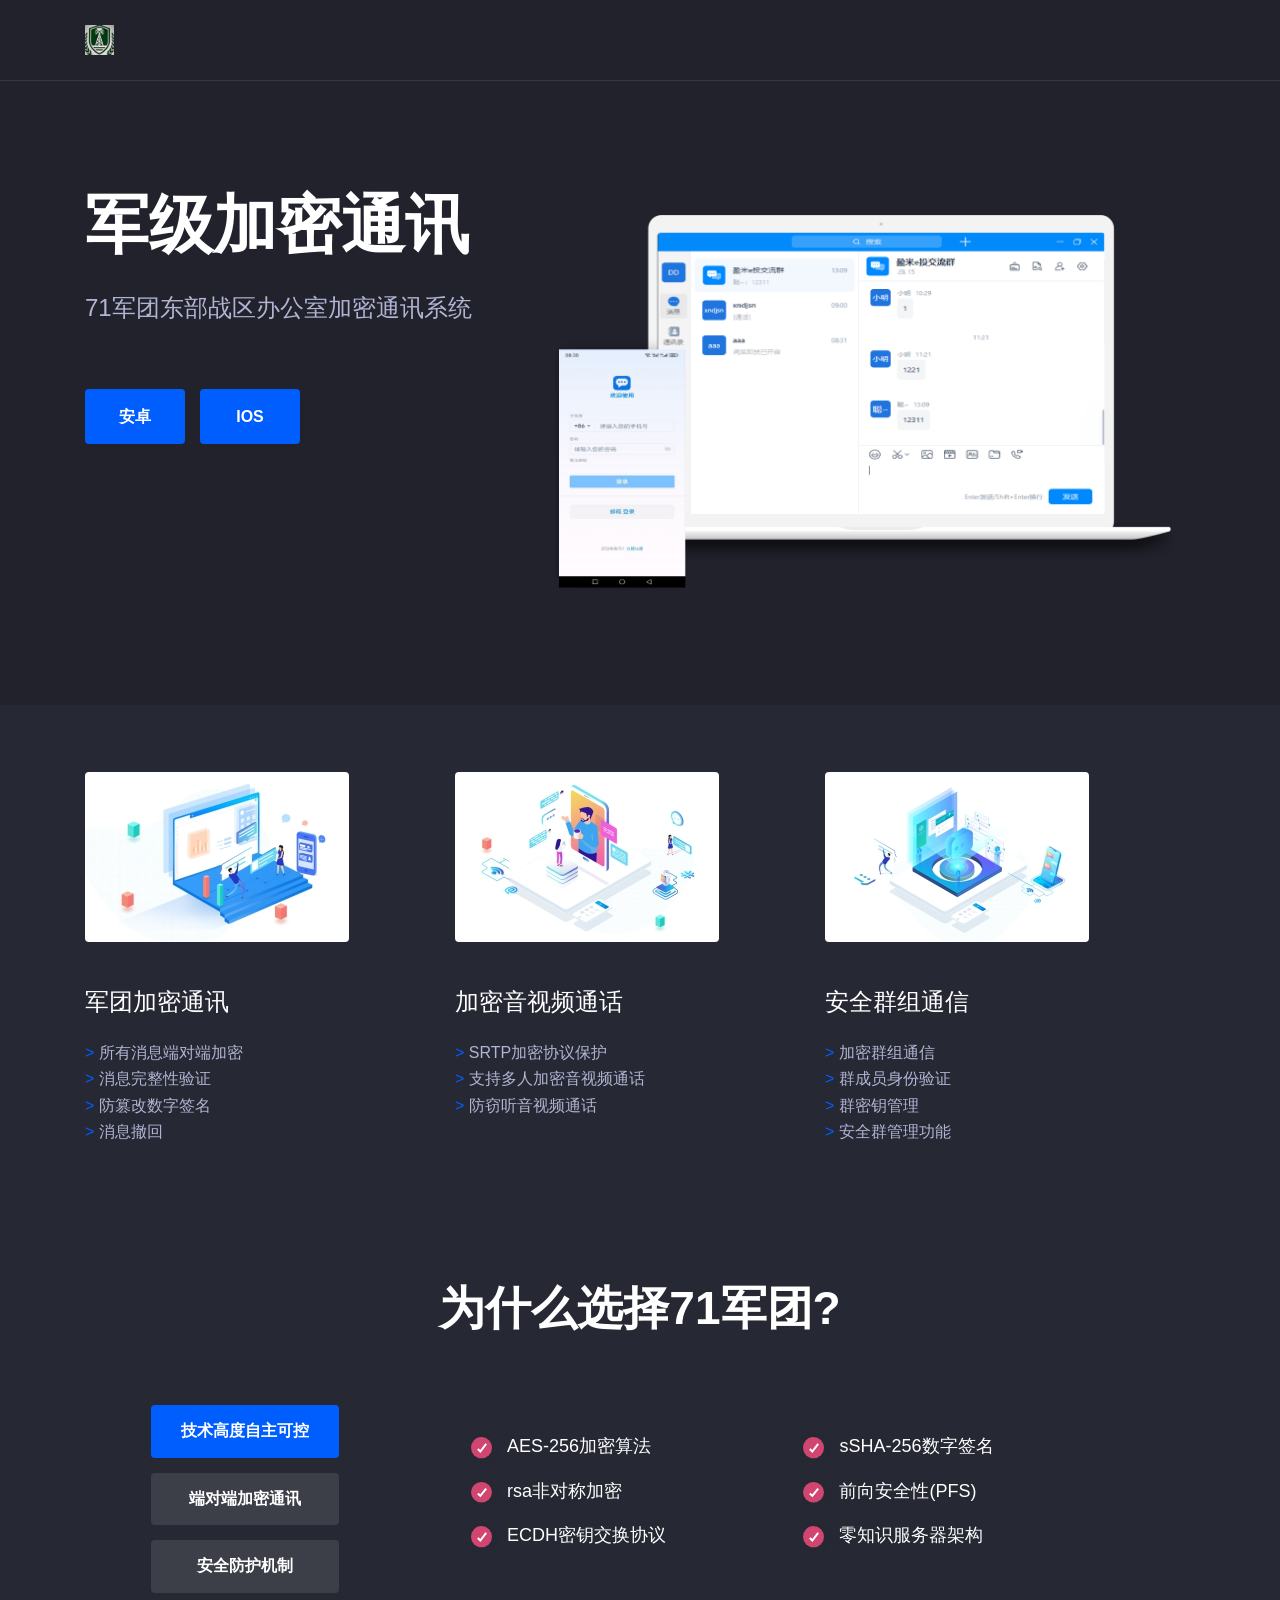
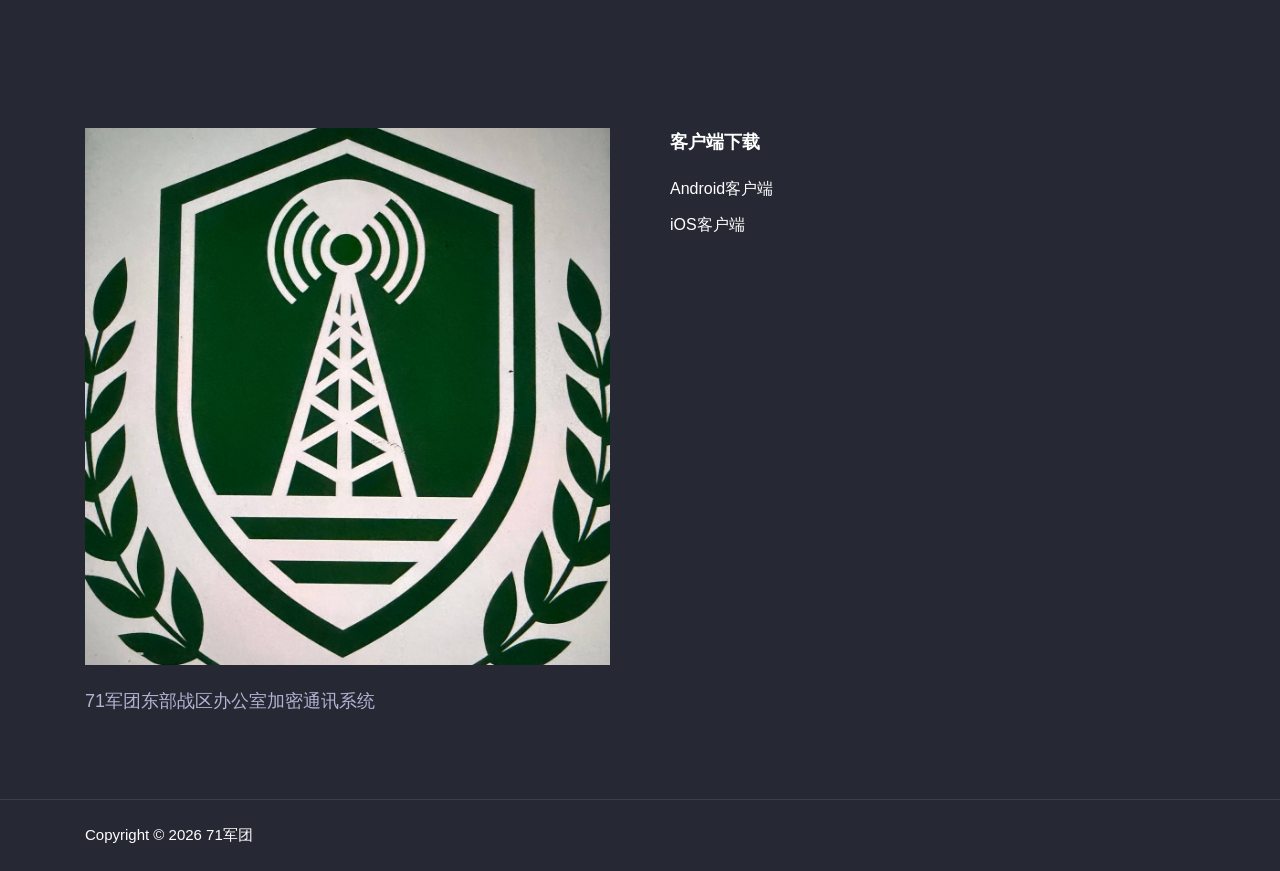
<file: index.html>
﻿<!doctype html>
<html lang="en">

<head>
    <meta charset="UTF-8">
    <meta name="viewport" content="width=device-width,initial-scale=1,maximum-scale=3">
    <meta httpequiv="x-ua-compatible" content="ie=edge">
    <meta property="og:type" content="website">
    <meta name="author" content="71军团">
    <meta name="generator" content="71军团">

    <link rel="shortcut icon" href="static/picture/favicon.png">
    <link rel="apple-touch-icon" sizes="48x48" href="static/picture/icon-48x48.png">
    <link rel="apple-touch-icon" sizes="72x72" href="static/picture/icon-72x72.png">
    <link rel="apple-touch-icon" sizes="96x96" href="static/picture/icon-96x96.png">
    <link rel="apple-touch-icon" sizes="144x144" href="static/picture/icon-144x144.png">
    <link rel="apple-touch-icon" sizes="192x192" href="static/picture/icon-192x192.png">
    <link rel="apple-touch-icon" sizes="256x256" href="static/picture/icon-256x256.png">
    <link rel="apple-touch-icon" sizes="384x384" href="static/picture/icon-384x384.png">
    <link rel="apple-touch-icon" sizes="512x512" href="static/picture/icon-512x512.png">
    

    
    <link rel="icon" href="static/picture/favicon.png">
    <link rel="manifest" href="manifest.webmanifest">
    <meta name="theme-color" content="#d14671">
    <meta name="apple-mobile-web-app-capable" content="yes">
    <meta name="apple-mobile-web-app-status-bar-style" content="#21222c">
    <link rel="apple-touch-icon" href="static/picture/favicon.png">
    <link rel="mask-icon" href="static/picture/favicon.png" content="#fff">
    <meta name="msapplication-TileImage" content="static/picture/favicon.png">
    <meta name="msapplication-TileColor" content="#21222c">
    <title data-react-helmet="true">71军团 | 71军团-即时IM通讯系统 </title>
    <meta data-react-helmet="true" name="description" content="71军团 做技术自主可控的即时通讯IM">
    <meta data-react-helmet="true" property="og:image" content="static/picture/logo.png">
    <meta data-react-helmet="true" property="og:url" content="">
    <meta data-react-helmet="true" property="og:title" content="71军团 | 71军团-即时IM通讯系统 ">
    <meta data-react-helmet="true" property="og:description" content="71军团 做技术自主可控的即时通讯IM">

    <link rel="stylesheet" href="static/css/styles.ea92b377.css">
</head>

<body itemscope itemtype="http://schema.org/Organization">
    <meta itemprop="name" content="71军团 做技术自主可控的即时通讯IM">
    <meta itemprop="description" content="71军团 做技术自主可控的即时通讯IM">
    <meta itemprop="logo" content="static/picture/logo.png">
    <script>!function () { function t(t) { document.documentElement.setAttribute("data-theme", t) } var e = function () { var t = null; try { t = localStorage.getItem("theme") } catch (t) { } return t }(); t(null !== e ? e : "dark") }()</script>
    <div id="__docusaurus">
        <nav class="navbar navbar--light navbar--fixed-top">
            <div class="navbar__inner inner_3txf">
                <div class="navbar__items">
                    <a class="navbar__brand brand_9Wyn" href=""><img alt="71军团"
                            class="navbar__logo" src="static/picture/logo.png"></a>
                </div>
                <div class="navbar__items navbar__items--right"></div>
            </div>
            <div role="presentation" class="navbar-sidebar__backdrop"></div>
            <div class="navbar-sidebar">
                <div class="navbar-sidebar__brand"><a class="navbar__brand brand_9Wyn" href=""><img alt="71军团"
                            class="navbar__logo" src="static/picture/logo.png"></a></div>
                <div class="navbar-sidebar__items">
                    <div class="menu">
                        <ul class="menu__list"></ul>
                    </div>
                </div>
            </div>
        </nav>
        <div class="wrapper_1hNx">
            <section class="section--inner_2xOo jumbotron_3Hm6">
                <div class="jumbotron__left_1epw">
                    <h1 class="jumbotron jumbotron__title_2P16">军级加密通讯</h1>
                    <p class="jumbotron jumbotron__subtitle_1g8W">71军团东部战区办公室加密通讯系统</p>
                    <div class="jumbotron__cta_2_gk"><a
                            class="jumbotron__link_2amw button_Ni2_ button--primary_316O button--uppercase_35Ce"
                            href="#" data-download="android" rel="noopener noreferrer">安卓</a><a
                            class="jumbotron__link_2amw button_Ni2_ button--primary_316O button--uppercase_35Ce"
                            href="#" data-download="ios" rel="noopener noreferrer">iOS</a></div>

                </div>
                <div class="jumbotron__right_3nt7"></div>
            </section>
            <section class="section_3Kiu section--odd_3bVi">
                <div class="section--inner_2xOo">
                    <div class="feature_1IZ_"><img alt="Speedometer" class="feature__illustration_1tor"
                            src="static/picture/feature-1.jpg">
                        <h2 class="feature__title_2wFD">军团加密通讯</h2>
                        <p class="feature__description_z0_G">所有消息端对端加密</p>
                        <p class="feature__description_z0_G">消息完整性验证</p>
                        <p class="feature__description_z0_G">防篡改数字签名</p>
                        <p class="feature__description_z0_G">消息撤回</p>
                    </div>
                    <div class="feature_1IZ_"><img alt="A code editor with a chart that shows the result of the query"
                            class="feature__illustration_1tor" src="static/picture/feature-2.jpg">
                        <h2 class="feature__title_2wFD">加密音视频通话</h2>
                        <p class="feature__description_z0_G">SRTP加密协议保护</p>
                        <p class="feature__description_z0_G">支持多人加密音视频通话</p>
                        <p class="feature__description_z0_G">防窃听音视频通话</p>
                    </div>
                    <div class="feature_1IZ_"><img alt="A code editor containing a SQL statement"
                            class="feature__illustration_1tor" src="static/picture/feature-3.jpg">
                        <h2 class="feature__title_2wFD">安全群组通信</h2>
                        <p class="feature__description_z0_G">加密群组通信</p>
                        <p class="feature__description_z0_G">群成员身份验证</p>
                        <p class="feature__description_z0_G">群密钥管理</p>
                        <p class="feature__description_z0_G">安全群管理功能</p>
                    </div>
                </div>
            </section>
            <section class="section_3Kiu section--odd_3bVi">
                <div class="section--inner_2xOo why_VocG">
                    <h2 class="section__title_1fNQ why__title_dsmg text--center">为什么选择71军团?</h2>
                    <div class="why__footer_3y2l">
                        <div class="why__menu_3Fby"><button
                                class="why__menu--item_1Zov button_Ni2_ button--primary_316O button--small_3Ssp button--uppercase_35Ce">技术高度自主可控</button><button
                                class="why__menu--item_1Zov button_Ni2_ button--small_3Ssp button--tertiary__mCY button--uppercase_35Ce">端对端加密通讯</button><button
                                class="why__menu--item_1Zov button_Ni2_ button--small_3Ssp button--tertiary__mCY button--uppercase_35Ce">安全防护机制</button>
                        </div>
                        <div class="why__content_1-Hj">
                            <div class="why__toggle_1ZWV why__toggle--active_3hRn">
                                <p class="why__item_2yIi">AES-256加密算法</p>
                                <p class="why__item_2yIi">rsa非对称加密</p>
                                <p class="why__item_2yIi">ECDH密钥交换协议</p>
                                <p class="why__item_2yIi">sSHA-256数字签名</p>
                                <p class="why__item_2yIi">前向安全性(PFS)</p>
                                <p class="why__item_2yIi">零知识服务器架构</p>
                            </div>
                            <div class="why__toggle_1ZWV">
                                <p class="why__item_2yIi">消息完全加密传输</p>
                                <p class="why__item_2yIi">本地数据库加密</p>
                                <p class="why__item_2yIi">文件传输加密</p>
                                <p class="why__item_2yIi">多重身份验证</p>
                            </div>
                            <div class="why__toggle_1ZWV">
                                <p class="why__item_2yIi">实时入侵检测系统</p>
                                <p class="why__item_2yIi">防篡改消息验证</p>
                                <p class="why__item_2yIi">安全审计日志</p>
                                <p class="why__item_2yIi">IP白名单访问控制</p>
                                <p class="why__item_2yIi">自毁消息功能</p>
                            </div>
                        </div>
                    </div>
                </div>
            </section>
        </div>
        <footer class="footer_mib0 section_3Kiu">
            <div class="footer__inner_z0Le section--inner_2xOo">
                <div class="footer__column_3Npq footer__column--left_1EuR"><img alt="71军团"
                        class="footer__logo_29Wo" src="static/picture/logo.png" title="71军团 军级加密通讯系统">
                    <p class="footer__tagline_2F15">71军团东部战区办公室加密通讯系统</p>
                </div>
                <div class="footer__column_3Npq footer__column--right_1XPX">
                    <div class="footer__links_3WB8">
                        <ul class="footer__items_3gGI">
                            <li class="footer__title_1y7h">客户端下载</li>
                            <li class="footer__item_1JzF"><a class="footer__link_2PDg" href="#" data-download="android">Android客户端</a>
                            </li>
                            <li class="footer__item_1JzF"><a class="footer__link_2PDg" href="#" data-download="ios">iOS客户端</a></li>
                        </ul>
                    </div>

                </div>
            </div>
            <div class="footer__bottom_2RpL">
                <p class="footer__copyright_1o2i">Copyright © 2026 71军团</p>
            </div>
        </footer>
    </div>
    <script src="config.js"></script>
    <script>
        (function () {
            var links = window.DOWNLOAD_LINKS || {};
            document.querySelectorAll('[data-download]').forEach(function (element) {
                var url = links[element.getAttribute('data-download')];
                if (url) element.setAttribute('href', url);
            });
        }());
    </script>
</body>

</html>
</file>
<file: static/css/styles.ea92b377.css>
﻿:root{--ra-admonition-background-color:var(--ifm-alert-background-color);--ra-admonition-border-width:var(--ifm-alert-border-width);--ra-admonition-border-color:var(--ifm-alert-border-color);--ra-admonition-border-radius:var(--ifm-alert-border-radius);--ra-admonition-color:var(--ifm-alert-color);--ra-admonition-padding-vertical:var(--ifm-alert-padding-vertical);--ra-admonition-padding-horizontal:var(--ifm-alert-padding-horizontal);--ra-color-note:var(--ifm-color-secondary);--ra-color-important:var(--ifm-color-info);--ra-color-tip:var(--ifm-color-success);--ra-color-caution:var(--ifm-color-warning);--ra-color-warning:var(--ifm-color-danger);--ra-color-text-dark:var(--ifm-color-gray-900)}.admonition{margin-bottom:1em}.admonition:not(.alert){background-color:var(--ifm-alert-background-color);background-color:var(--ra-admonition-background-color);border:var(--ra-admonition-border-width) solid var(--ra-admonition-border-color);border-radius:var(--ifm-alert-border-radius);border-radius:var(--ra-admonition-border-radius);box-sizing:border-box;color:var(--ifm-alert-color);color:var(--ra-admonition-color);padding:var(--ra-admonition-padding-vertical) var(--ra-admonition-padding-horizontal);--ra-admonition-background-color:var(--ifm-color-primary)}.admonition h5{margin-top:0;margin-bottom:8px;text-transform:uppercase}.admonition-icon{display:inline-block;vertical-align:middle;margin-right:.2em}.admonition-icon svg{display:inline-block;width:22px;height:22px;stroke-width:0;fill:var(--ra-admonition-icon-color);stroke:var(--ra-admonition-icon-color)}.admonition-content>:last-child{margin-bottom:0}.admonition{--ra-admonition-icon-color:var(--ra-admonition-color)}.admonition-note{--ra-admonition-color:var(--ra-color-text-dark)}:root{--ifm-dark-value:10%;--ifm-darker-value:15%;--ifm-darkest-value:30%;--ifm-light-value:15%;--ifm-lighter-value:30%;--ifm-lightest-value:50%;--ifm-color-primary:#3578e5;--ifm-color-primary-dark:#306cce;--ifm-color-primary-darker:#2d66c3;--ifm-color-primary-darkest:#2554a0;--ifm-color-primary-light:#538ce9;--ifm-color-primary-lighter:#72a1ed;--ifm-color-primary-lightest:#9abcf2;--ifm-color-secondary:#ebedf0;--ifm-color-secondary-dark:#d4d5d8;--ifm-color-secondary-darker:#c8c9cc;--ifm-color-secondary-darkest:#a4a6a8;--ifm-color-secondary-light:#eef0f2;--ifm-color-secondary-lighter:#f1f2f5;--ifm-color-secondary-lightest:#f5f6f8;--ifm-color-success:#00a400;--ifm-color-success-dark:#009400;--ifm-color-success-darker:#008b00;--ifm-color-success-darkest:#007300;--ifm-color-success-light:#26b226;--ifm-color-success-lighter:#4dbf4d;--ifm-color-success-lightest:#80d280;--ifm-color-info:#54c7ec;--ifm-color-info-dark:#4cb3d4;--ifm-color-info-darker:#47a9c9;--ifm-color-info-darkest:#3b8ba5;--ifm-color-info-light:#6ecfef;--ifm-color-info-lighter:#87d8f2;--ifm-color-info-lightest:#aae3f6;--ifm-color-warning:#ffba00;--ifm-color-warning-dark:#e6a700;--ifm-color-warning-darker:#d99e00;--ifm-color-warning-darkest:#b38200;--ifm-color-warning-light:#ffc426;--ifm-color-warning-lighter:#ffcf4d;--ifm-color-warning-lightest:#ffdd80;--ifm-color-danger:#fa383e;--ifm-color-danger-dark:#e13238;--ifm-color-danger-darker:#d53035;--ifm-color-danger-darkest:#af272b;--ifm-color-danger-light:#fb565b;--ifm-color-danger-lighter:#fb7478;--ifm-color-danger-lightest:#fd9c9f;--ifm-color-white:#fff;--ifm-color-black:#000;--ifm-color-gray-0:var(--ifm-color-white);--ifm-color-gray-100:#f5f6f7;--ifm-color-gray-200:#ebedf0;--ifm-color-gray-300:#dadde1;--ifm-color-gray-400:#ccd0d5;--ifm-color-gray-500:#bec3c9;--ifm-color-gray-600:#8d949e;--ifm-color-gray-700:#606770;--ifm-color-gray-800:#444950;--ifm-color-gray-900:#1c1e21;--ifm-color-gray-1000:var(--ifm-color-black);--ifm-color-emphasis-0:var(--ifm-color-gray-0);--ifm-color-emphasis-100:var(--ifm-color-gray-100);--ifm-color-emphasis-200:var(--ifm-color-gray-200);--ifm-color-emphasis-300:var(--ifm-color-gray-300);--ifm-color-emphasis-400:var(--ifm-color-gray-400);--ifm-color-emphasis-500:var(--ifm-color-gray-500);--ifm-color-emphasis-600:var(--ifm-color-gray-600);--ifm-color-emphasis-700:var(--ifm-color-gray-700);--ifm-color-emphasis-800:var(--ifm-color-gray-800);--ifm-color-emphasis-900:var(--ifm-color-gray-900);--ifm-color-emphasis-1000:var(--ifm-color-gray-1000);--ifm-color-content:var(--ifm-color-emphasis-900);--ifm-color-content-inverse:var(--ifm-color-emphasis-0);--ifm-color-content-secondary:#606770;--ifm-background-color:transparent;--ifm-background-surface-color:var(--ifm-color-content-inverse);--ifm-global-border-width:1px;--ifm-global-radius:0.4rem;--ifm-hover-overlay:rgba(0,0,0,0.05);--ifm-font-color-base:var(--ifm-color-content);--ifm-font-color-base-inverse:var(--ifm-color-content-inverse);--ifm-font-color-secondary:var(--ifm-color-content-secondary);--ifm-font-family-base:system-ui,-apple-system,Segoe UI,Roboto,Ubuntu,Cantarell,Noto Sans,sans-serif,BlinkMacSystemFont,"Segoe UI",Helvetica,Arial,sans-serif,"Apple Color Emoji","Segoe UI Emoji","Segoe UI Symbol";--ifm-font-size-base:100%;--ifm-font-weight-light:300;--ifm-font-weight-normal:400;--ifm-font-weight-semibold:500;--ifm-font-weight-bold:700;--ifm-font-weight-base:var(--ifm-font-weight-normal);--ifm-line-height-base:1.65;--ifm-global-spacing:1rem;--ifm-spacing-vertical:var(--ifm-global-spacing);--ifm-spacing-horizontal:var(--ifm-global-spacing);--ifm-transition-fast:200ms;--ifm-transition-slow:400ms;--ifm-global-shadow-lw:0 1px 2px 0 rgba(0,0,0,0.1);--ifm-global-shadow-md:0 5px 40px rgba(0,0,0,0.2);--ifm-global-shadow-tl:0 12px 28px 0 rgba(0,0,0,0.2),0 2px 4px 0 rgba(0,0,0,0.1);--ifm-z-index-dropdown:100;--ifm-z-index-fixed:200;--ifm-z-index-overlay:400}*,html{box-sizing:border-box}html{background-color:transparent;background-color:var(--ifm-background-color);color:#1c1e21;color:var(--ifm-font-color-base);line-height:1.65;line-height:var(--ifm-line-height-base);font-family:system-ui,-apple-system,Segoe UI,Roboto,Ubuntu,Cantarell,Noto Sans,sans-serif,BlinkMacSystemFont,Helvetica,Arial,Apple Color Emoji,Segoe UI Emoji,Segoe UI Symbol;font-family:var(--ifm-font-family-base);font-size:100%;font-size:var(--ifm-font-size-base);text-rendering:optimizelegibility;-webkit-tap-highlight-color:transparent;-webkit-font-smoothing:antialiased;-ms-text-size-adjust:100%;-webkit-text-size-adjust:100%}body{word-wrap:break-word}:root{--ifm-container-width:1140px}.container{margin-left:auto;margin-right:auto;max-width:1140px;max-width:var(--ifm-container-width);padding-left:1rem;padding-left:var(--ifm-spacing-horizontal);padding-right:1rem;padding-right:var(--ifm-spacing-horizontal);width:100%}.container--fluid{max-width:inherit}.row{display:flex;flex-direction:row;flex-wrap:wrap;margin-left:-1rem;margin-left:calc(var(--ifm-spacing-horizontal)*-1);margin-right:-1rem;margin-right:calc(var(--ifm-spacing-horizontal)*-1)}.row--no-gutters{margin-left:0;margin-right:0}.row--no-gutters>.col{padding-left:0;padding-right:0}.row--align-top{align-items:flex-start}.row--align-bottom{align-items:flex-end}.row--align-center{align-items:center}.row--align-stretch{align-items:stretch}.row--align-baseline{align-items:baseline}.row .col{--ifm-col-width:100%;display:block;flex:1 0;margin-left:0;max-width:100%;padding-left:1rem;padding-left:var(--ifm-spacing-horizontal);padding-right:1rem;padding-right:var(--ifm-spacing-horizontal);width:100%}.row .col[class*=col--]{flex:0 0 var(--ifm-col-width);max-width:var(--ifm-col-width)}@media (max-width:996px){.row .col.col.col{--ifm-col-width:100%;flex-basis:var(--ifm-col-width);margin-left:0;max-width:var(--ifm-col-width)}}.row .col.col--1{--ifm-col-width:8.33333%;flex:0 0 var(--ifm-col-width);max-width:var(--ifm-col-width)}.row .col.col--offset-1{margin-left:8.33333%}.row .col.col--2{--ifm-col-width:16.66667%;flex:0 0 var(--ifm-col-width);max-width:var(--ifm-col-width)}.row .col.col--offset-2{margin-left:16.66667%}.row .col.col--3{--ifm-col-width:25%;flex:0 0 var(--ifm-col-width);max-width:var(--ifm-col-width)}.row .col.col--offset-3{margin-left:25%}.row .col.col--4{--ifm-col-width:33.33333%;flex:0 0 var(--ifm-col-width);max-width:var(--ifm-col-width)}.row .col.col--offset-4{margin-left:33.33333%}.row .col.col--5{--ifm-col-width:41.66667%;flex:0 0 var(--ifm-col-width);max-width:var(--ifm-col-width)}.row .col.col--offset-5{margin-left:41.66667%}.row .col.col--6{--ifm-col-width:50%;flex:0 0 var(--ifm-col-width);max-width:var(--ifm-col-width)}.row .col.col--offset-6{margin-left:50%}.row .col.col--7{--ifm-col-width:58.33333%;flex:0 0 var(--ifm-col-width);max-width:var(--ifm-col-width)}.row .col.col--offset-7{margin-left:58.33333%}.row .col.col--8{--ifm-col-width:66.66667%;flex:0 0 var(--ifm-col-width);max-width:var(--ifm-col-width)}.row .col.col--offset-8{margin-left:66.66667%}.row .col.col--9{--ifm-col-width:75%;flex:0 0 var(--ifm-col-width);max-width:var(--ifm-col-width)}.row .col.col--offset-9{margin-left:75%}.row .col.col--10{--ifm-col-width:83.33333%;flex:0 0 var(--ifm-col-width);max-width:var(--ifm-col-width)}.row .col.col--offset-10{margin-left:83.33333%}.row .col.col--11{--ifm-col-width:91.66667%;flex:0 0 var(--ifm-col-width);max-width:var(--ifm-col-width)}.row .col.col--offset-11{margin-left:91.66667%}.row .col.col--12{--ifm-col-width:100%;flex:0 0 var(--ifm-col-width);max-width:var(--ifm-col-width)}.row .col.col--offset-12{margin-left:100%}.margin--none{margin:0!important}.margin-top--none{margin-top:0!important}.margin-left--none{margin-left:0!important}.margin-bottom--none{margin-bottom:0!important}.margin-right--none{margin-right:0!important}.margin-vert--none{margin-bottom:0!important;margin-top:0!important}.margin-horiz--none{margin-left:0!important;margin-right:0!important}.margin--xs{margin:.25rem!important}.margin-top--xs{margin-top:.25rem!important}.margin-left--xs{margin-left:.25rem!important}.margin-bottom--xs{margin-bottom:.25rem!important}.margin-right--xs{margin-right:.25rem!important}.margin-vert--xs{margin-bottom:.25rem!important;margin-top:.25rem!important}.margin-horiz--xs{margin-left:.25rem!important;margin-right:.25rem!important}.margin--sm{margin:.5rem!important}.margin-top--sm{margin-top:.5rem!important}.margin-left--sm{margin-left:.5rem!important}.margin-bottom--sm{margin-bottom:.5rem!important}.margin-right--sm{margin-right:.5rem!important}.margin-vert--sm{margin-bottom:.5rem!important;margin-top:.5rem!important}.margin-horiz--sm{margin-left:.5rem!important;margin-right:.5rem!important}.margin--md{margin:1rem!important}.margin-top--md{margin-top:1rem!important}.margin-left--md{margin-left:1rem!important}.margin-bottom--md{margin-bottom:1rem!important}.margin-right--md{margin-right:1rem!important}.margin-vert--md{margin-bottom:1rem!important;margin-top:1rem!important}.margin-horiz--md{margin-left:1rem!important;margin-right:1rem!important}.margin--lg{margin:2rem!important}.margin-top--lg{margin-top:2rem!important}.margin-left--lg{margin-left:2rem!important}.margin-bottom--lg{margin-bottom:2rem!important}.margin-right--lg{margin-right:2rem!important}.margin-vert--lg{margin-bottom:2rem!important;margin-top:2rem!important}.margin-horiz--lg{margin-left:2rem!important;margin-right:2rem!important}.margin--xl{margin:5rem!important}.margin-top--xl{margin-top:5rem!important}.margin-left--xl{margin-left:5rem!important}.margin-bottom--xl{margin-bottom:5rem!important}.margin-right--xl{margin-right:5rem!important}.margin-vert--xl{margin-bottom:5rem!important;margin-top:5rem!important}.margin-horiz--xl{margin-left:5rem!important;margin-right:5rem!important}.padding--none{padding:0!important}.padding-top--none{padding-top:0!important}.padding-left--none{padding-left:0!important}.padding-bottom--none{padding-bottom:0!important}.padding-right--none{padding-right:0!important}.padding-vert--none{padding-bottom:0!important;padding-top:0!important}.padding-horiz--none{padding-left:0!important;padding-right:0!important}.padding--xs{padding:.25rem!important}.padding-top--xs{padding-top:.25rem!important}.padding-left--xs{padding-left:.25rem!important}.padding-bottom--xs{padding-bottom:.25rem!important}.padding-right--xs{padding-right:.25rem!important}.padding-vert--xs{padding-bottom:.25rem!important;padding-top:.25rem!important}.padding-horiz--xs{padding-left:.25rem!important;padding-right:.25rem!important}.padding--sm{padding:.5rem!important}.padding-top--sm{padding-top:.5rem!important}.padding-left--sm{padding-left:.5rem!important}.padding-bottom--sm{padding-bottom:.5rem!important}.padding-right--sm{padding-right:.5rem!important}.padding-vert--sm{padding-bottom:.5rem!important;padding-top:.5rem!important}.padding-horiz--sm{padding-left:.5rem!important;padding-right:.5rem!important}.padding--md{padding:1rem!important}.padding-top--md{padding-top:1rem!important}.padding-left--md{padding-left:1rem!important}.padding-bottom--md{padding-bottom:1rem!important}.padding-right--md{padding-right:1rem!important}.padding-vert--md{padding-bottom:1rem!important;padding-top:1rem!important}.padding-horiz--md{padding-left:1rem!important;padding-right:1rem!important}.padding--lg{padding:2rem!important}.padding-top--lg{padding-top:2rem!important}.padding-left--lg{padding-left:2rem!important}.padding-bottom--lg{padding-bottom:2rem!important}.padding-right--lg{padding-right:2rem!important}.padding-vert--lg{padding-bottom:2rem!important;padding-top:2rem!important}.padding-horiz--lg{padding-left:2rem!important;padding-right:2rem!important}.padding--xl{padding:5rem!important}.padding-top--xl{padding-top:5rem!important}.padding-left--xl{padding-left:5rem!important}.padding-bottom--xl{padding-bottom:5rem!important}.padding-right--xl{padding-right:5rem!important}.padding-vert--xl{padding-bottom:5rem!important;padding-top:5rem!important}.padding-horiz--xl{padding-left:5rem!important;padding-right:5rem!important}:root{--ifm-code-background:var(--ifm-color-emphasis-200);--ifm-code-border-radius:var(--ifm-global-radius);--ifm-code-color:var(--ifm-color-emphasis-900);--ifm-code-font-size:90%;--ifm-code-padding-horizontal:0.4rem;--ifm-code-padding-vertical:0.2rem;--ifm-pre-background:var(--ifm-color-emphasis-100);--ifm-pre-border-radius:var(--ifm-code-border-radius);--ifm-pre-color:inherit;--ifm-pre-line-height:1.45;--ifm-pre-padding:1rem}code{background-color:#ebedf0;background-color:var(--ifm-code-background);border-radius:.4rem;border-radius:var(--ifm-code-border-radius);color:#1c1e21;color:var(--ifm-code-color);font-family:SFMono-Regular,Menlo,Monaco,Consolas,Liberation Mono,Courier New,monospace;font-family:var(--ifm-font-family-monospace);font-size:90%;font-size:var(--ifm-code-font-size);margin:0;padding:.2rem .4rem;padding:var(--ifm-code-padding-vertical) var(--ifm-code-padding-horizontal)}a code{color:inherit}pre{background-color:#f5f6f7;background-color:var(--ifm-pre-background);border-radius:.4rem;border-radius:var(--ifm-pre-border-radius);color:inherit;color:var(--ifm-pre-color);font-family:SFMono-Regular,Menlo,Monaco,Consolas,Liberation Mono,Courier New,monospace;font-family:var(--ifm-font-family-monospace);font-size:90%;font-size:var(--ifm-code-font-size);line-height:1.45;line-height:var(--ifm-pre-line-height);margin-bottom:1rem;margin-bottom:var(--ifm-spacing-vertical);margin-top:0;overflow:auto;padding:1rem;padding:var(--ifm-pre-padding)}pre,pre code{word-wrap:normal}pre code{background-color:transparent;border:0;display:inline;font-size:100%;line-height:inherit;margin:0;max-width:auto;overflow:visible;padding:0;white-space:pre;word-break:normal}kbd{background-color:#fff;background-color:var(--ifm-color-emphasis-0);border:1px solid #ccd0d5;border:1px solid var(--ifm-color-emphasis-400);border-radius:.2rem;box-shadow:inset 0 -1px 0 #ccd0d5;box-shadow:inset 0 -1px 0 var(--ifm-color-emphasis-400);color:#444950;color:var(--ifm-color-emphasis-800);font:80% SFMono-Regular,Menlo,Monaco,Consolas,Liberation Mono,Courier New,monospace;font:80% var(--ifm-font-family-monospace);padding:.15rem .3rem}:root{--ifm-heading-color:inherit;--ifm-heading-margin-top:0;--ifm-heading-margin-bottom:var(--ifm-spacing-vertical);--ifm-heading-font-family:inherit;--ifm-heading-font-weight:var(--ifm-font-weight-bold);--ifm-heading-line-height:1.25;--ifm-h1-font-size:2rem;--ifm-h2-font-size:1.5rem;--ifm-h3-font-size:1.25rem;--ifm-h4-font-size:1rem;--ifm-h5-font-size:0.875rem;--ifm-h6-font-size:0.85rem}h1,h2,h3,h4,h5,h6{color:inherit;color:var(--ifm-heading-color);font-weight:700;font-weight:var(--ifm-heading-font-weight);line-height:1.25;line-height:var(--ifm-heading-line-height);margin-bottom:1rem;margin-bottom:var(--ifm-heading-margin-bottom);margin-top:0;margin-top:var(--ifm-heading-margin-top)}h1{font-size:2rem;font-size:var(--ifm-h1-font-size)}h2{font-size:1.5rem;font-size:var(--ifm-h2-font-size)}h3{font-size:1.25rem;font-size:var(--ifm-h3-font-size)}h4{font-size:1rem;font-size:var(--ifm-h4-font-size)}h5{font-size:.875rem;font-size:var(--ifm-h5-font-size)}h6{font-size:.85rem;font-size:var(--ifm-h6-font-size)}:root{--ifm-image-alignment-padding:1.25rem}img{border-style:none;box-sizing:content-box;max-width:100%}img[align=right]{padding-left:var(--image-alignment-padding)}img[align=left]{padding-right:var(--image-alignment-padding)}:root{--ifm-leading-desktop:1.25;--ifm-leading:calc(var(--ifm-leading-desktop)*1rem)}.markdown{--ifm-h1-vertical-rhythm-top:3;--ifm-h2-vertical-rhythm-top:2;--ifm-h3-vertical-rhythm-top:1.5;--ifm-heading-vertical-rhythm-top:1.25;--ifm-h1-vertical-rhythm-bottom:1.25;--ifm-heading-vertical-rhythm-bottom:1}.markdown:after,.markdown:before{content:"";display:table}.markdown:after{clear:both}.markdown>:first-child{margin-top:0!important}.markdown>:last-child{margin-bottom:0!important}.markdown>h1{--ifm-h1-font-size:3rem;margin-bottom:calc(var(--ifm-h1-vertical-rhythm-bottom)*var(--ifm-leading));margin-top:calc(var(--ifm-h1-vertical-rhythm-top)*var(--ifm-leading))}.markdown>h2{--ifm-h2-font-size:2rem;margin-top:calc(var(--ifm-h2-vertical-rhythm-top)*var(--ifm-leading))}.markdown>h2,.markdown>h3{margin-bottom:calc(var(--ifm-heading-vertical-rhythm-bottom)*var(--ifm-leading))}.markdown>h3{--ifm-h3-font-size:1.5rem;margin-top:calc(var(--ifm-h3-vertical-rhythm-top)*var(--ifm-leading))}.markdown>h4,.markdown>h5,.markdown>h6{margin-bottom:calc(var(--ifm-heading-vertical-rhythm-bottom)*var(--ifm-leading));margin-top:calc(var(--ifm-heading-vertical-rhythm-top)*var(--ifm-leading))}.markdown>p,.markdown>pre,.markdown>ul{margin-bottom:1.25rem;margin-bottom:var(--ifm-leading)}.markdown li{word-wrap:break-all}.markdown li>p{margin-top:1rem;margin-top:var(--ifm-list-paragraph-margin)}.markdown li+li{margin-top:.25rem;margin-top:var(--ifm-list-item-margin)}:root{--ifm-list-left-padding:2rem;--ifm-list-margin:1rem;--ifm-list-item-margin:0.25rem;--ifm-list-paragraph-margin:1rem}ol,ul{margin-bottom:1rem;margin-bottom:var(--ifm-list-margin);margin-top:0;padding-left:2rem;padding-left:var(--ifm-list-left-padding)}ol ol,ul ol{list-style-type:lower-roman}ol ol,ol ul,ul ol,ul ul{margin-bottom:0;margin-top:0}ol ol ol,ol ul ol,ul ol ol,ul ul ol{list-style-type:lower-alpha}:root{--ifm-table-cell-padding:0.75rem;--ifm-table-background:transparent;--ifm-table-stripe-background:var(--ifm-color-emphasis-100);--ifm-table-border-width:1px;--ifm-table-border-color:var(--ifm-color-emphasis-300);--ifm-table-head-background:inherit;--ifm-table-head-color:inherit;--ifm-table-head-font-weight:var(--ifm-font-weight-bold);--ifm-table-cell-color:inherit}table{border-collapse:collapse;border-spacing:0;display:block;margin-bottom:1rem;margin-bottom:var(--ifm-spacing-vertical);margin-top:0;overflow:auto;width:100%}table tr{background-color:transparent;background-color:var(--ifm-table-background);border-top:1px solid #dadde1;border-top:var(--ifm-table-border-width) solid var(--ifm-table-border-color)}table tr:nth-child(2n){background-color:#f5f6f7;background-color:var(--ifm-table-stripe-background)}table td,table th{border:1px solid #dadde1;border:var(--ifm-table-border-width) solid var(--ifm-table-border-color);padding:.75rem;padding:var(--ifm-table-cell-padding)}table th{background-color:inherit;background-color:var(--ifm-table-head-background);color:inherit;color:var(--ifm-table-head-color);font-weight:700;font-weight:var(--ifm-table-head-font-weight)}table td{color:inherit;color:var(--ifm-table-cell-color)}:root{--ifm-link-color:var(--ifm-color-primary);--ifm-link-decoration:none;--ifm-link-hover-color:var(--ifm-link-color);--ifm-link-hover-decoration:underline;--ifm-paragraph-margin-bottom:var(--ifm-leading);--ifm-blockquote-color:#6a737d;--ifm-blockquote-font-size:var(--ifm-font-size-base);--ifm-blockquote-padding-horizontal:1rem;--ifm-blockquote-padding-vertical:1rem;--ifm-hr-border-color:var(--ifm-color-emphasis-500);--ifm-hr-border-width:1px;--ifm-hr-margin-vertical:1.5rem}strong{font-weight:700;font-weight:var(--ifm-font-weight-bold)}a{color:#3578e5;color:var(--ifm-link-color);-webkit-text-decoration:none;-webkit-text-decoration:var(--ifm-link-decoration);text-decoration:none;text-decoration:var(--ifm-link-decoration)}a:hover{color:#3578e5;color:var(--ifm-link-hover-color);-webkit-text-decoration:underline;-webkit-text-decoration:var(--ifm-link-hover-decoration);text-decoration:underline;text-decoration:var(--ifm-link-hover-decoration)}a:active,a:hover{outline-width:0}a:not([href]){text-decoration:none}p{margin-top:0;margin-bottom:1.25rem;margin-bottom:var(--ifm-paragraph-margin-bottom)}blockquote{border-left:6px solid #dadde1;border-left:6px solid var(--ifm-color-emphasis-300);color:#6a737d;color:var(--ifm-blockquote-color);font-size:100%;font-size:var(--ifm-blockquote-font-size);margin:0 0 1rem;margin-bottom:var(--ifm-spacing-vertical);padding:1rem;padding:var(--ifm-blockquote-padding-vertical) var(--ifm-blockquote-padding-horizontal)}blockquote>:first-child{margin-top:0}blockquote>:last-child{margin-bottom:0}hr{border-color:#bec3c9;border-width:1px;border:var(--ifm-hr-border-width) solid var(--ifm-hr-border-color);box-sizing:content-box;margin:1.5rem 0;margin:var(--ifm-hr-margin-vertical) 0;overflow:hidden;padding:0}hr:after,hr:before{content:"";display:table}hr:after{clear:both}:root{--ifm-alert-background-color:inherit;--ifm-alert-border-color:inherit;--ifm-alert-border-radius:var(--ifm-global-radius);--ifm-alert-border-width:var(--ifm-global-border-width);--ifm-alert-color:var(--ifm-font-color-base-inverse);--ifm-alert-padding-horizontal:var(--ifm-spacing-horizontal);--ifm-alert-padding-vertical:var(--ifm-spacing-vertical)}.alert{background-color:inherit;background-color:var(--ifm-alert-background-color);border-color:inherit;border-width:1px;border:var(--ifm-alert-border-width) solid var(--ifm-alert-border-color);border-radius:.4rem;border-radius:var(--ifm-alert-border-radius);box-sizing:border-box;color:#fff;color:var(--ifm-alert-color);padding:1rem;padding:var(--ifm-alert-padding-vertical) var(--ifm-alert-padding-horizontal)}.alert--primary{--ifm-alert-background-color:var(--ifm-color-primary);--ifm-alert-border-color:var(--ifm-color-primary)}.alert--secondary{--ifm-alert-background-color:var(--ifm-color-secondary);--ifm-alert-border-color:var(--ifm-color-secondary)}.alert--success{--ifm-alert-background-color:var(--ifm-color-success);--ifm-alert-border-color:var(--ifm-color-success)}.alert--info{--ifm-alert-background-color:var(--ifm-color-info);--ifm-alert-border-color:var(--ifm-color-info)}.alert--warning{--ifm-alert-background-color:var(--ifm-color-warning);--ifm-alert-border-color:var(--ifm-color-warning)}.alert--danger{--ifm-alert-background-color:var(--ifm-color-danger);--ifm-alert-border-color:var(--ifm-color-danger)}.alert a{color:#fff;color:var(--ifm-alert-color);text-decoration:underline}.alert--secondary{--ifm-alert-color:var(--ifm-color-gray-900)}.alert .close{margin-right:-1rem;margin-right:calc(var(--ifm-alert-padding-horizontal)*-1);margin-top:-1rem;margin-top:calc(var(--ifm-alert-padding-vertical)*-1)}:root{--ifm-avatar-intro-margin:1rem;--ifm-avatar-intro-alignment:inherit;--ifm-avatar-photo-size-sm:2rem;--ifm-avatar-photo-size-md:3rem;--ifm-avatar-photo-size-lg:4rem;--ifm-avatar-photo-size-xl:6rem}.avatar{display:flex}.avatar__photo-link{display:block}.avatar__photo{overflow:hidden;border-radius:50%;height:3rem;height:var(--ifm-avatar-photo-size-md);width:3rem;width:var(--ifm-avatar-photo-size-md)}.avatar__photo--sm{height:2rem;height:var(--ifm-avatar-photo-size-sm);width:2rem;width:var(--ifm-avatar-photo-size-sm)}.avatar__photo--lg{height:4rem;height:var(--ifm-avatar-photo-size-lg);width:4rem;width:var(--ifm-avatar-photo-size-lg)}.avatar__photo--xl{height:6rem;height:var(--ifm-avatar-photo-size-xl);width:6rem;width:var(--ifm-avatar-photo-size-xl)}.avatar__photo+.avatar__intro{margin-left:1rem;margin-left:var(--ifm-avatar-intro-margin)}.avatar__intro{display:flex;flex:1 1;flex-direction:column;justify-content:center;text-align:inherit;text-align:var(--ifm-avatar-intro-alignment)}.avatar__name{margin:0}.avatar__subtitle{margin-top:.25rem}.avatar--vertical{--ifm-avatar-intro-alignment:center;--ifm-avatar-intro-margin:0.5rem;align-items:center;flex-direction:column}.avatar--vertical .avatar__intro{margin-left:0}:root{--ifm-badge-background-color:inherit;--ifm-badge-border-color:inherit;--ifm-badge-border-radius:var(--ifm-global-radius);--ifm-badge-border-width:var(--ifm-global-border-width);--ifm-badge-color:var(--ifm-color-white);--ifm-badge-padding-horizontal:calc(var(--ifm-spacing-horizontal)*0.5);--ifm-badge-padding-vertical:calc(var(--ifm-spacing-vertical)*0.25)}.badge{background-color:inherit;background-color:var(--ifm-badge-background-color);border-color:inherit;border-width:1px;border:var(--ifm-badge-border-width) solid var(--ifm-badge-border-color);border-radius:.4rem;border-radius:var(--ifm-badge-border-radius);box-sizing:border-box;color:#fff;color:var(--ifm-badge-color);display:inline-block;font-size:75%;font-weight:700;font-weight:var(--ifm-font-weight-bold);line-height:1;padding:.25rem .5rem;padding:var(--ifm-badge-padding-vertical) var(--ifm-badge-padding-horizontal);vertical-align:baseline}.badge--primary{--ifm-badge-background-color:var(--ifm-color-primary)}.badge--primary,.badge--secondary{--ifm-badge-border-color:var(--ifm-badge-background-color)}.badge--secondary{--ifm-badge-background-color:var(--ifm-color-secondary)}.badge--success{--ifm-badge-background-color:var(--ifm-color-success)}.badge--info,.badge--success{--ifm-badge-border-color:var(--ifm-badge-background-color)}.badge--info{--ifm-badge-background-color:var(--ifm-color-info)}.badge--warning{--ifm-badge-background-color:var(--ifm-color-warning)}.badge--danger,.badge--warning{--ifm-badge-border-color:var(--ifm-badge-background-color)}.badge--danger{--ifm-badge-background-color:var(--ifm-color-danger)}.badge--secondary{color:#000;color:var(--ifm-color-black)}:root{--ifm-breadcrumb-border-radius:1.5rem;--ifm-breadcrumb-spacing:0.0625rem;--ifm-breadcrumb-color-active:var(--ifm-color-primary);--ifm-breadcrumb-item-background-active:var(--ifm-hover-overlay);--ifm-breadcrumb-padding-horizontal:1rem;--ifm-breadcrumb-padding-vertical:0.5rem;--ifm-breadcrumb-size-multiplier:1;--ifm-breadcrumb-separator:url('data:image/svg+xml;utf8,<svg alt="Chevron Right" xmlns="http://www.w3.org/2000/svg" xmlns:xlink="http://www.w3.org/1999/xlink" x="0px" y="0px" viewBox="0 0 256 256" style="enable-background:new 0 0 256 256;" xml:space="preserve"><g><g><polygon points="79.093,0 48.907,30.187 146.72,128 48.907,225.813 79.093,256 207.093,128"/></g></g><g></g><g></g><g></g><g></g><g></g><g></g><g></g><g></g><g></g><g></g><g></g><g></g><g></g><g></g><g></g></svg>');--ifm-breadcrumb-separator-size:0.5rem;--ifm-breadcrumb-separator-size-multiplier:1.25}.breadcrumbs{margin-bottom:0;padding-left:0}.breadcrumbs__item{display:inline-block;list-style-type:none}.breadcrumbs__item:not(:first-child){margin-left:.0625rem;margin-left:var(--ifm-breadcrumb-spacing)}.breadcrumbs__item:not(:last-child){margin-right:.0625rem;margin-right:var(--ifm-breadcrumb-spacing)}.breadcrumbs__item:not(:last-child):after{background-image:url('data:image/svg+xml;utf8,<svg alt="Chevron Right" xmlns="http://www.w3.org/2000/svg" xmlns:xlink="http://www.w3.org/1999/xlink" x="0px" y="0px" viewBox="0 0 256 256" style="enable-background:new 0 0 256 256;" xml:space="preserve"><g><g><polygon points="79.093,0 48.907,30.187 146.72,128 48.907,225.813 79.093,256 207.093,128"/></g></g><g></g><g></g><g></g><g></g><g></g><g></g><g></g><g></g><g></g><g></g><g></g><g></g><g></g><g></g><g></g></svg>');background-image:var(--ifm-breadcrumb-separator);background-position:50%;content:" ";display:inline-block;height:.625rem;height:calc(var(--ifm-breadcrumb-separator-size)*var(--ifm-breadcrumb-size-multiplier)*var(--ifm-breadcrumb-separator-size-multiplier));margin:0 .5rem;opacity:.5;width:.625rem;width:calc(var(--ifm-breadcrumb-separator-size)*var(--ifm-breadcrumb-size-multiplier)*var(--ifm-breadcrumb-separator-size-multiplier))}.breadcrumbs__item--active .breadcrumbs__link{background:rgba(0,0,0,.05);background:var(--ifm-breadcrumb-item-background-active);color:#3578e5;color:var(--ifm-breadcrumb-color-active)}.breadcrumbs__item:not(.breadcrumbs__item--active):hover .breadcrumbs__link{background:rgba(0,0,0,.05);background:var(--ifm-breadcrumb-item-background-active);transition:background .2s cubic-bezier(.08,.52,.52,1);transition:background var(--ifm-transition-fast) cubic-bezier(.08,.52,.52,1)}.breadcrumbs__link{border-radius:1.5rem;border-radius:var(--ifm-breadcrumb-border-radius);color:#1c1e21;color:var(--ifm-font-color-base);display:inline-block;font-size:1rem;font-size:calc(1rem*var(--ifm-breadcrumb-size-multiplier));padding:.5rem 1rem;padding:calc(var(--ifm-breadcrumb-padding-vertical)*var(--ifm-breadcrumb-size-multiplier)) calc(var(--ifm-breadcrumb-padding-horizontal)*var(--ifm-breadcrumb-size-multiplier))}.breadcrumbs__link:hover{text-decoration:none}.breadcrumbs--sm{--ifm-breadcrumb-size-multiplier:0.8}.breadcrumbs--lg{--ifm-breadcrumb-size-multiplier:1.2}:root{--ifm-button-background-color:inherit;--ifm-button-border-color:var(--ifm-button-background-color);--ifm-button-border-width:var(--ifm-global-border-width);--ifm-button-color:var(--ifm-font-color-base-inverse);--ifm-button-font-weight:var(--ifm-font-weight-bold);--ifm-button-padding-horizontal:1.5rem;--ifm-button-padding-vertical:0.375rem;--ifm-button-size-multiplier:1;--ifm-button-transition-duration:var(--ifm-transition-fast);--ifm-button-border-radius:calc(var(--ifm-global-radius)*var(--ifm-button-size-multiplier))}.button{-webkit-appearance:none;-moz-appearance:none;appearance:none;background-color:inherit;background-color:var(--ifm-button-background-color);border-color:inherit;border-width:1px;border:var(--ifm-button-border-width) solid var(--ifm-button-border-color);border-radius:.4rem;border-radius:var(--ifm-button-border-radius);box-sizing:border-box;cursor:pointer;display:inline-block;font-size:.875rem;font-size:calc(0.875rem*var(--ifm-button-size-multiplier));font-weight:700;font-weight:var(--ifm-button-font-weight);line-height:1.5;padding:.375rem 1.5rem;padding:calc(var(--ifm-button-padding-vertical)*var(--ifm-button-size-multiplier)) calc(var(--ifm-button-padding-horizontal)*var(--ifm-button-size-multiplier));text-align:center;transition:color .2s cubic-bezier(.08,.52,.52,1),background .2s cubic-bezier(.08,.52,.52,1),border-color .2s cubic-bezier(.08,.52,.52,1);transition:color var(--ifm-button-transition-duration) cubic-bezier(.08,.52,.52,1),background var(--ifm-button-transition-duration) cubic-bezier(.08,.52,.52,1),border-color var(--ifm-button-transition-duration) cubic-bezier(.08,.52,.52,1);-webkit-user-select:none;-ms-user-select:none;user-select:none;vertical-align:middle;white-space:nowrap}.button,.button:hover{color:#fff;color:var(--ifm-button-color);outline:0;text-decoration:none}.button:focus{outline:0}.button--outline{--ifm-button-background-color:transparent;--ifm-button-color:var(--ifm-button-border-color)}.button--outline:hover{--ifm-button-background-color:var(--ifm-button-border-color)}.button--outline.button--active,.button--outline:active,.button--outline:hover{--ifm-button-color:var(--ifm-font-color-base-inverse)}.button--link{--ifm-button-background-color:transparent;--ifm-button-border-color:transparent;color:#3578e5;color:var(--ifm-link-color);-webkit-text-decoration:none;-webkit-text-decoration:var(--ifm-link-decoration);text-decoration:none;text-decoration:var(--ifm-link-decoration)}.button--link..button--active,.button--link:active,.button--link:hover{color:#3578e5;color:var(--ifm-link-hover-color);-webkit-text-decoration:underline;-webkit-text-decoration:var(--ifm-link-hover-decoration);text-decoration:underline;text-decoration:var(--ifm-link-hover-decoration)}.button.disabled,.button:disabled,.button[disabled]{opacity:.65;pointer-events:none}.button--sm{--ifm-button-size-multiplier:0.8}.button--lg{--ifm-button-size-multiplier:1.35}.button--block{display:block;width:100%}.button.button--secondary{color:#1c1e21;color:var(--ifm-color-gray-900)}.button.button--secondary.button--outline:not(.button--active):not(:hover){color:#1c1e21;color:var(--ifm-font-color-base)}.button--primary{--ifm-button-border-color:var(--ifm-color-primary)}.button--primary:not(.button--outline){--ifm-button-background-color:var(--ifm-color-primary)}.button--primary:not(.button--outline):hover{--ifm-button-background-color:var(--ifm-color-primary-dark);--ifm-button-border-color:var(--ifm-color-primary-dark)}.button--primary.button--active,.button--primary:active{--ifm-button-border-color:var(--ifm-color-primary-darker);--ifm-button-background-color:var(--ifm-color-primary-darker);background-color:#2d66c3;background-color:var(--ifm-color-primary-darker);border-color:#2d66c3;border-color:var(--ifm-color-primary-darker)}.button--secondary{--ifm-button-border-color:var(--ifm-color-secondary)}.button--secondary:not(.button--outline){--ifm-button-background-color:var(--ifm-color-secondary)}.button--secondary:not(.button--outline):hover{--ifm-button-background-color:var(--ifm-color-secondary-dark);--ifm-button-border-color:var(--ifm-color-secondary-dark)}.button--secondary.button--active,.button--secondary:active{--ifm-button-border-color:var(--ifm-color-secondary-darker);--ifm-button-background-color:var(--ifm-color-secondary-darker);background-color:#c8c9cc;background-color:var(--ifm-color-secondary-darker);border-color:#c8c9cc;border-color:var(--ifm-color-secondary-darker)}.button--success{--ifm-button-border-color:var(--ifm-color-success)}.button--success:not(.button--outline){--ifm-button-background-color:var(--ifm-color-success)}.button--success:not(.button--outline):hover{--ifm-button-background-color:var(--ifm-color-success-dark);--ifm-button-border-color:var(--ifm-color-success-dark)}.button--success.button--active,.button--success:active{--ifm-button-border-color:var(--ifm-color-success-darker);--ifm-button-background-color:var(--ifm-color-success-darker);background-color:#008b00;background-color:var(--ifm-color-success-darker);border-color:#008b00;border-color:var(--ifm-color-success-darker)}.button--info{--ifm-button-border-color:var(--ifm-color-info)}.button--info:not(.button--outline){--ifm-button-background-color:var(--ifm-color-info)}.button--info:not(.button--outline):hover{--ifm-button-background-color:var(--ifm-color-info-dark);--ifm-button-border-color:var(--ifm-color-info-dark)}.button--info.button--active,.button--info:active{--ifm-button-border-color:var(--ifm-color-info-darker);--ifm-button-background-color:var(--ifm-color-info-darker);background-color:#47a9c9;background-color:var(--ifm-color-info-darker);border-color:#47a9c9;border-color:var(--ifm-color-info-darker)}.button--warning{--ifm-button-border-color:var(--ifm-color-warning)}.button--warning:not(.button--outline){--ifm-button-background-color:var(--ifm-color-warning)}.button--warning:not(.button--outline):hover{--ifm-button-background-color:var(--ifm-color-warning-dark);--ifm-button-border-color:var(--ifm-color-warning-dark)}.button--warning.button--active,.button--warning:active{--ifm-button-border-color:var(--ifm-color-warning-darker);--ifm-button-background-color:var(--ifm-color-warning-darker);background-color:#d99e00;background-color:var(--ifm-color-warning-darker);border-color:#d99e00;border-color:var(--ifm-color-warning-darker)}.button--danger{--ifm-button-border-color:var(--ifm-color-danger)}.button--danger:not(.button--outline){--ifm-button-background-color:var(--ifm-color-danger)}.button--danger:not(.button--outline):hover{--ifm-button-background-color:var(--ifm-color-danger-dark);--ifm-button-border-color:var(--ifm-color-danger-dark)}.button--danger.button--active,.button--danger:active{--ifm-button-border-color:var(--ifm-color-danger-darker);--ifm-button-background-color:var(--ifm-color-danger-darker);background-color:#d53035;background-color:var(--ifm-color-danger-darker);border-color:#d53035;border-color:var(--ifm-color-danger-darker)}:root{--ifm-button-group-margin:2px}.button-group{display:inline-flex}.button-group>.button:not(:first-child){border-bottom-left-radius:0;border-top-left-radius:0;margin-left:2px;margin-left:var(--ifm-button-group-margin)}.button-group>.button:not(:last-child){border-bottom-right-radius:0;border-top-right-radius:0}.button-group>.button--active{z-index:1}.button-group--block{display:flex;justify-content:stretch}.button-group--block>.button{flex-grow:1}:root{--ifm-card-background-color:var(--ifm-background-surface-color);--ifm-card-border-radius:calc(var(--ifm-global-radius)*2);--ifm-card-horizontal-spacing:var(--ifm-global-spacing);--ifm-card-vertical-spacing:var(--ifm-global-spacing)}.card{background-color:#fff;background-color:var(--ifm-card-background-color);border-radius:.8rem;border-radius:var(--ifm-card-border-radius);box-shadow:0 1px 2px 0 rgba(0,0,0,.1);box-shadow:var(--ifm-global-shadow-lw);overflow:hidden;display:flex;flex-direction:column}.card--full-height{height:100%}.card__image{padding-top:1rem;padding-top:var(--ifm-card-vertical-spacing)}.card__image:first-child{padding-top:0}.card__body,.card__footer,.card__header{padding:1rem;padding:var(--ifm-card-vertical-spacing) var(--ifm-card-horizontal-spacing)}.card__body:not(:last-child),.card__footer:not(:last-child),.card__header:not(:last-child){padding-bottom:0}.card__body>:last-child,.card__footer>:last-child,.card__header>:last-child{margin-bottom:0}.card__footer{margin-top:auto}:root{--ifm-toc-border-color:var(--ifm-color-emphasis-300);--ifm-toc-link-color:var(--ifm-color-content-secondary);--ifm-toc-padding-left:0.5rem;--ifm-toc-padding-vertical:0.5rem}.table-of-contents{font-size:.8rem;margin-bottom:0;padding-bottom:.5rem;padding-bottom:var(--ifm-toc-padding-vertical);padding-top:.5rem;padding-top:var(--ifm-toc-padding-vertical)}.table-of-contents,.table-of-contents ul{list-style-type:none;padding-left:.5rem;padding-left:var(--ifm-toc-padding-left)}.table-of-contents li{margin:.5rem;margin:var(--ifm-toc-padding-vertical)}.table-of-contents__left-border{border-left:1px solid #dadde1;border-left-color:var(--ifm-toc-border-color)}.table-of-contents__link{color:#606770;color:var(--ifm-toc-link-color)}.table-of-contents__link--active,.table-of-contents__link--active code,.table-of-contents__link:hover,.table-of-contents__link:hover code{color:#3578e5;color:var(--ifm-color-primary);text-decoration:none}.close{-webkit-appearance:none;-moz-appearance:none;appearance:none;background:none;border:none;color:#000;color:var(--ifm-color-black);cursor:pointer;float:right;font-size:1.5rem;font-weight:700;font-weight:var(--ifm-font-weight-bold);line-height:1;opacity:.5;outline:0;padding:1rem}.close:hover{opacity:.7}.close:focus{opacity:.8}:root{--ifm-dropdown-background-color:var(--ifm-background-surface-color);--ifm-dropdown-font-weight:var(--ifm-font-weight-semibold);--ifm-dropdown-link-color:var(--ifm-font-color-base);--ifm-dropdown-hover-background-color:var(--ifm-hover-overlay)}.dropdown{display:inline-flex;font-weight:500;font-weight:var(--ifm-dropdown-font-weight);position:relative;vertical-align:top}.dropdown--hoverable:hover .dropdown__menu,.dropdown--show .dropdown__menu{display:block}.dropdown--right .dropdown__menu{right:0}.dropdown--nocaret .navbar__link:after{content:none!important}.dropdown__menu{background-color:#fff;background-color:var(--ifm-dropdown-background-color);border-radius:.4rem;border-radius:var(--ifm-global-radius);box-shadow:0 5px 40px rgba(0,0,0,.2);box-shadow:var(--ifm-global-shadow-md);display:none;min-width:10rem;list-style:none;padding:.5rem;position:absolute;top:100%;z-index:100;z-index:var(--ifm-z-index-dropdown)}.dropdown__link{border-radius:.375rem;color:#1c1e21;color:var(--ifm-dropdown-link-color);display:block;font-size:.875rem;padding:.375rem .5rem;white-space:nowrap}.dropdown__link--active,.dropdown__link:hover{background-color:rgba(0,0,0,.05);background-color:var(--ifm-dropdown-hover-background-color);text-decoration:none;color:#1c1e21;color:var(--ifm-dropdown-link-color)}.dropdown__link--active,.dropdown__link--active:hover{--ifm-dropdown-link-color:var(--ifm-link-color)}.dropdown>.navbar__link:after{border-color:currentColor;border-top:.4em solid;border-right:.4em solid transparent;border-bottom:0;border-left:.4em solid transparent;content:"";display:inline-block;margin-left:.3em;vertical-align:.15em}:root{--ifm-footer-background-color:var(--ifm-color-emphasis-100);--ifm-footer-color:inherit;--ifm-footer-link-color:var(--ifm-color-emphasis-700);--ifm-footer-link-hover-color:var(--ifm-color-primary);--ifm-footer-link-horizontal-spacing:0.5rem;--ifm-footer-padding-horizontal:calc(var(--ifm-spacing-horizontal)*2);--ifm-footer-padding-vertical:calc(var(--ifm-spacing-vertical)*2);--ifm-footer-title-color:inherit}.footer{background-color:#f5f6f7;background-color:var(--ifm-footer-background-color);color:inherit;color:var(--ifm-footer-color);padding:2rem;padding:var(--ifm-footer-padding-vertical) var(--ifm-footer-padding-horizontal);width:100%}.footer--dark{--ifm-footer-background-color:#303846;--ifm-footer-color:var(--ifm-footer-link-color);--ifm-footer-link-color:var(--ifm-color-secondary);--ifm-footer-title-color:var(--ifm-color-white)}.footer__links{margin-bottom:1rem}.footer__link-item{color:#606770;color:var(--ifm-footer-link-color);line-height:2}.footer__link-item:hover{color:#3578e5;color:var(--ifm-footer-link-hover-color)}.footer__link-separator{margin-left:.5rem;margin-left:var(--ifm-footer-link-horizontal-spacing);margin-right:.5rem;margin-right:var(--ifm-footer-link-horizontal-spacing)}.footer__logo{margin-top:1rem;max-width:10rem}.footer__title{color:inherit;color:var(--ifm-footer-title-color)}.footer__item{margin-top:0}.footer__items{list-style-type:none;margin-bottom:0;padding-left:0}@media (max-width:996px){.footer{--ifm-footer-padding-horizontal:0}.footer__link-separator{display:none}.footer__col{margin-bottom:3rem;margin-bottom:calc(var(--ifm-spacing-vertical)*3)}.footer__link-item{display:block}}[type=checkbox]{padding:0}:root{--ifm-hero-background-color:var(--ifm-background-surface-color);--ifm-hero-text-color:var(--ifm-color-emphasis-800)}.hero{align-items:center;background-color:#fff;background-color:var(--ifm-hero-background-color);color:#444950;color:var(--ifm-hero-text-color);display:flex;padding:4rem 2rem}.hero--primary{--ifm-hero-background-color:var(--ifm-color-primary);--ifm-hero-text-color:var(--ifm-font-color-base-inverse)}.hero--dark{--ifm-hero-background-color:#303846;--ifm-hero-text-color:var(--ifm-color-white)}.hero__title{font-size:3rem}.hero__subtitle{font-size:1.5rem}@media (max-width:996px){.hero{padding-left:0;padding-right:0}}:root{--ifm-menu-color:var(--ifm-color-emphasis-700);--ifm-menu-color-active:var(--ifm-color-primary);--ifm-menu-color-background-active:var(--ifm-hover-overlay);--ifm-menu-color-background-hover:var(--ifm-hover-overlay);--ifm-menu-link-padding-horizontal:1rem;--ifm-menu-link-padding-vertical:0.375rem;--ifm-menu-link-sublist-icon:url('data:image/svg+xml;utf8,<svg alt="Arrow" xmlns="http://www.w3.org/2000/svg" width="16px" height="16px" viewBox="0 0 24 24"><path fill="rgba(0,0,0,0.5)" d="M7.41 15.41L12 10.83l4.59 4.58L18 14l-6-6-6 6z"></path></svg>')}.menu{font-weight:500;font-weight:var(--ifm-font-weight-semibold);overflow-x:hidden}.menu__list{margin:0;list-style-type:none;padding-left:0;transition:height .2s cubic-bezier(.08,.52,.52,1);transition:height var(--ifm-transition-fast) cubic-bezier(.08,.52,.52,1)}.menu__list .menu__list{margin-left:1rem;margin-left:var(--ifm-menu-link-padding-horizontal)}.menu__list-item{margin-bottom:.25rem;margin-top:.25rem}.menu__list-item--collapsed .menu__list{height:0;overflow:hidden}.menu__list-item--collapsed .menu__link--sublist:after{transform:rotate(90deg)}.menu__link{border-radius:.25rem;color:#606770;color:var(--ifm-menu-color);cursor:pointer;display:flex;line-height:20px;justify-content:space-between;margin:0;padding:.375rem 1rem;padding:var(--ifm-menu-link-padding-vertical) var(--ifm-menu-link-padding-horizontal)}.menu__link:hover{text-decoration:none}.menu__link--sublist:after{background-image:url('data:image/svg+xml;utf8,<svg alt="Arrow" xmlns="http://www.w3.org/2000/svg" width="16px" height="16px" viewBox="0 0 24 24"><path fill="rgba(0,0,0,0.5)" d="M7.41 15.41L12 10.83l4.59 4.58L18 14l-6-6-6 6z"></path></svg>');background-image:var(--ifm-menu-link-sublist-icon);background-size:2rem 2rem;background-position:50%;content:" ";display:inline-block;height:1.25rem;width:1.25rem;transition:transform .2s linear;transition:transform var(--ifm-transition-fast) linear;transform:rotate(180deg)}.menu__link:hover{background:rgba(0,0,0,.05);background:var(--ifm-menu-color-background-hover);color:#606770;color:var(--ifm-menu-color)}.menu__link--active,.menu__link--active:hover{color:#3578e5;color:var(--ifm-menu-color-active)}.menu__link--active:not(.menu__link--sublist){background:rgba(0,0,0,.05);background:var(--ifm-menu-color-background-active)}.menu--responsive .menu__button{bottom:2rem;display:none;position:fixed;right:1rem;z-index:200;z-index:var(--ifm-z-index-fixed)}@media (max-width:996px){.menu--responsive .menu__button{display:inherit}}@media (max-width:996px){.menu--responsive .menu__list{display:none;opacity:0}}.menu--show{-ms-scroll-chaining:none;background:#fff;background:var(--ifm-background-surface-color);bottom:0;left:0;overscroll-behavior:contain;padding:1rem;position:fixed;right:0;top:0;z-index:400;z-index:var(--ifm-z-index-overlay)}.menu--show .menu__list{display:inherit;opacity:1;transition:opacity .2s linear;transition:opacity var(--ifm-transition-fast) linear}:root{--ifm-navbar-background-color:var(--ifm-background-surface-color);--ifm-navbar-height:3.75rem;--ifm-navbar-item-padding-horizontal:1rem;--ifm-navbar-item-padding-vertical:0.25rem;--ifm-navbar-link-color:var(--ifm-font-color-base);--ifm-navbar-link-hover-color:var(--ifm-color-primary);--ifm-navbar-link-active-color:var(--ifm-link-color);--ifm-navbar-padding-horizontal:var(--ifm-spacing-horizontal);--ifm-navbar-padding-vertical:calc(var(--ifm-spacing-vertical)*0.5);--ifm-navbar-shadow:var(--ifm-global-shadow-lw);--ifm-navbar-search-input-background-color:var(--ifm-color-emphasis-200);--ifm-navbar-search-input-color:var(--ifm-color-emphasis-800);--ifm-navbar-search-input-placeholder-color:var(--ifm-color-emphasis-500);--ifm-navbar-search-input-icon:url('data:image/svg+xml;utf8,<svg fill="currentColor" alt="Search" xmlns="http://www.w3.org/2000/svg" viewBox="0 0 16 16" height="16px" width="16px"><path d="M6.02945,10.20327a4.17382,4.17382,0,1,1,4.17382-4.17382A4.15609,4.15609,0,0,1,6.02945,10.20327Zm9.69195,4.2199L10.8989,9.59979A5.88021,5.88021,0,0,0,12.058,6.02856,6.00467,6.00467,0,1,0,9.59979,10.8989l4.82338,4.82338a.89729.89729,0,0,0,1.29912,0,.89749.89749,0,0,0-.00087-1.29909Z" /></svg>');--ifm-navbar-sidebar-width:80vw}.navbar{background-color:#fff;background-color:var(--ifm-navbar-background-color);box-shadow:0 1px 2px 0 rgba(0,0,0,.1);box-shadow:var(--ifm-navbar-shadow);box-sizing:border-box;height:3.75rem;height:var(--ifm-navbar-height);padding:.5rem 1rem;padding:var(--ifm-navbar-padding-vertical) var(--ifm-navbar-padding-horizontal);width:100%}.navbar,.navbar>.container,.navbar>.container-fluid{display:flex}@media (max-width:996px){.navbar>.container,.navbar>.container-fluid{padding:0}}.navbar--fixed-top{position:-webkit-sticky;position:sticky;top:0;z-index:200;z-index:var(--ifm-z-index-fixed)}.navbar__inner{align-items:stretch;display:flex;flex-wrap:wrap;justify-content:space-between;width:100%}.navbar__brand{align-items:center;color:#1c1e21;color:var(--ifm-navbar-link-color);display:flex;font-weight:700;height:2rem;margin-right:1rem}.navbar__brand:hover{text-decoration:none;color:inherit}.navbar__title{flex-shrink:0;max-width:100%}.navbar__toggle{cursor:pointer;display:none;margin-right:.5rem}@media (max-width:996px){.navbar__toggle{display:inherit}}.navbar__logo{height:100%;margin-right:.5rem}.navbar__items{align-items:center;display:flex;flex:1 1 auto}.navbar__items--center{flex:0 0 auto}.navbar__items--center .navbar__brand{margin:0}.navbar__items--right{justify-content:flex-end}.navbar__item{display:inline-block;padding:.25rem 1rem;padding:var(--ifm-navbar-item-padding-vertical) var(--ifm-navbar-item-padding-horizontal)}.navbar__item.dropdown{padding:0}.navbar__item.dropdown .navbar__link{pointer-events:none}@media (max-width:996px){.navbar__item{display:none}}.navbar__link{color:#1c1e21;color:var(--ifm-navbar-link-color);cursor:pointer;font-weight:500;font-weight:var(--ifm-font-weight-semibold);padding:.25rem 1rem;padding:var(--ifm-navbar-item-padding-vertical) var(--ifm-navbar-item-padding-horizontal);text-decoration:none}.navbar__link--active,.navbar__link:hover{color:#3578e5;color:var(--ifm-navbar-link-hover-color);text-decoration:none}.navbar __brand{color:#1c1e21;color:var(--ifm-navbar-link-color)}.navbar--dark{--ifm-navbar-background-color:#303846;--ifm-navbar-link-color:var(--ifm-color-white);--ifm-navbar-link-hover-color:var(--ifm-color-primary);--ifm-navbar-search-input-background-color:hsla(0,0%,100%,0.1);--ifm-navbar-search-input-color:var(--ifm-color-white);--ifm-navbar-search-input-placeholder-color:hsla(0,0%,100%,0.5)}.navbar--primary{--ifm-navbar-background-color:var(--ifm-color-primary);--ifm-navbar-link-hover-color:var(--ifm-color-white);--ifm-navbar-search-input-background-color:hsla(0,0%,100%,0.1);--ifm-navbar-search-input-color:var(--ifm-color-emphasis-500);--ifm-navbar-search-input-placeholder-color:hsla(0,0%,100%,0.5)}.navbar__search{padding-left:1rem;padding-left:var(--ifm-navbar-padding-horizontal)}.navbar__search-input{-webkit-appearance:none;-moz-appearance:none;appearance:none;background-color:#ebedf0;background-color:var(--ifm-navbar-search-input-background-color);background-image:url('data:image/svg+xml;utf8,<svg fill="currentColor" alt="Search" xmlns="http://www.w3.org/2000/svg" viewBox="0 0 16 16" height="16px" width="16px"><path d="M6.02945,10.20327a4.17382,4.17382,0,1,1,4.17382-4.17382A4.15609,4.15609,0,0,1,6.02945,10.20327Zm9.69195,4.2199L10.8989,9.59979A5.88021,5.88021,0,0,0,12.058,6.02856,6.00467,6.00467,0,1,0,9.59979,10.8989l4.82338,4.82338a.89729.89729,0,0,0,1.29912,0,.89749.89749,0,0,0-.00087-1.29909Z" /></svg>');background-image:var(--ifm-navbar-search-input-icon);background-position-x:.75rem;background-position-y:center;background-repeat:no-repeat;background-size:1rem 1rem;border-radius:2rem;border-width:0;cursor:text;color:#444950;color:var(--ifm-navbar-search-input-color);display:inline-block;font-size:.9rem;line-height:2rem;outline:none;padding:0 .5rem 0 2.25rem;width:12.5rem}.navbar__search-input::-webkit-input-placeholder{color:#bec3c9;color:var(--ifm-navbar-search-input-placeholder-color)}.navbar__search-input:-ms-input-placeholder{color:#bec3c9;color:var(--ifm-navbar-search-input-placeholder-color)}.navbar__search-input::-ms-input-placeholder{color:#bec3c9;color:var(--ifm-navbar-search-input-placeholder-color)}.navbar__search-input::placeholder{color:#bec3c9;color:var(--ifm-navbar-search-input-placeholder-color)}@media (max-width:996px){.navbar__search-input{width:9rem}}.navbar-sidebar{background-color:#fff;background-color:var(--ifm-navbar-background-color);bottom:0;box-shadow:0 5px 40px rgba(0,0,0,.2);box-shadow:var(--ifm-global-shadow-md);display:none;left:0;position:fixed;top:0;transform:translateX(-100%);transition:transform .2s ease;transition:transform var(--ifm-transition-fast) ease;width:80vw;width:var(--ifm-navbar-sidebar-width);overflow:auto}.navbar-sidebar--show .navbar-sidebar{transform:translateX(0)}.navbar-sidebar--show .navbar-sidebar__backdrop{display:block}@media (max-width:996px){.navbar-sidebar{display:block}}.navbar-sidebar__backdrop{background-color:rgba(0,0,0,.6);bottom:0;display:none;left:0;right:0;position:fixed;top:0}.navbar-sidebar__brand{align-items:center;box-shadow:0 1px 2px 0 rgba(0,0,0,.1);box-shadow:var(--ifm-navbar-shadow);display:flex;height:3.75rem;height:var(--ifm-navbar-height);padding:.5rem 1rem;padding:var(--ifm-navbar-padding-vertical) var(--ifm-navbar-padding-horizontal)}.navbar-sidebar__items{padding:.5rem}:root{--ifm-pagination-border-radius:calc(var(--ifm-global-radius)*var(--ifm-pagination-size-multiplier));--ifm-pagination-color-active:var(--ifm-color-primary);--ifm-pagination-font-size:1rem;--ifm-pagination-item-active-background:var(--ifm-hover-overlay);--ifm-pagination-page-spacing:0.0625rem;--ifm-pagination-padding-horizontal:calc(var(--ifm-spacing-horizontal)*1);--ifm-pagination-padding-vertical:calc(var(--ifm-spacing-vertical)*0.25);--ifm-pagination-size-multiplier:1}.pagination{font-size:1rem;font-size:var(--ifm-pagination-font-size);padding-left:0}.pagination--sm{--ifm-pagination-font-size:0.8rem;--ifm-pagination-padding-horizontal:0.8rem;--ifm-pagination-padding-vertical:0.2rem}.pagination--lg{--ifm-pagination-font-size:1.2rem;--ifm-pagination-padding-horizontal:1.2rem;--ifm-pagination-padding-vertical:0.3rem}.pagination__item{display:inline-block;list-style-type:none}.pagination__item:not(:first-child){margin-left:.0625rem;margin-left:var(--ifm-pagination-page-spacing)}.pagination__item:not(:last-child){margin-right:.0625rem;margin-right:var(--ifm-pagination-page-spacing)}.pagination__item>span{padding:.25rem;padding:var(--ifm-pagination-padding-vertical)}.pagination__item--active .pagination__link{background:rgba(0,0,0,.05);background:var(--ifm-pagination-item-active-background);color:#3578e5;color:var(--ifm-pagination-color-active)}.pagination__item:not(.pagination__item--active):hover .pagination__link{background:rgba(0,0,0,.05);background:var(--ifm-pagination-item-active-background);transition:background .2s cubic-bezier(.08,.52,.52,1);transition:background var(--ifm-transition-fast) cubic-bezier(.08,.52,.52,1)}.pagination__item--disabled,.pagination__item[disabled]{opacity:.25;pointer-events:none}.pagination__link{border-radius:.4rem;border-radius:var(--ifm-pagination-border-radius);color:#1c1e21;color:var(--ifm-font-color-base);display:inline-block;padding:.25rem 1rem;padding:var(--ifm-pagination-padding-vertical) var(--ifm-pagination-padding-horizontal)}.pagination__link:hover{text-decoration:none}:root{--ifm-pagination-nav-border-radius:var(--ifm-global-radius);--ifm-pagination-nav-color-hover:var(--ifm-color-primary)}.pagination-nav{display:flex}.pagination-nav__item{display:flex;flex-basis:50%;flex-grow:1;max-width:50%}.pagination-nav__item--next{text-align:right}.pagination-nav__item+.pagination-nav__item{margin-left:1rem;margin-left:var(--ifm-spacing-horizontal)}.pagination-nav__link{border-radius:.4rem;border-radius:var(--ifm-pagination-nav-border-radius);border:1px solid #dadde1;border-color:var(--ifm-color-emphasis-300);display:block;flex-grow:1;padding:1rem;padding:var(--ifm-global-spacing)}.pagination-nav__link:hover{border-color:#3578e5;border-color:var(--ifm-pagination-nav-color-hover);text-decoration:none}.pagination-nav__label{font-size:1rem;font-size:var(--ifm-h4-font-size);font-weight:700;font-weight:var(--ifm-heading-font-weight);margin-bottom:0;margin-top:0;word-break:break-word}.pagination-nav__label,.pagination-nav__sublabel{line-height:1.25;line-height:var(--ifm-heading-line-height)}.pagination-nav__sublabel{font-size:.875rem;font-size:var(--ifm-h5-font-size);color:#606770;color:var(--ifm-color-content-secondary);font-weight:500;font-weight:var(--ifm-font-weight-semibold);margin-bottom:.25rem}:root{--ifm-pills-color-active:var(--ifm-color-primary);--ifm-pills-color-background-active:var(--ifm-hover-overlay);--ifm-pills-spacing:0.0625rem}.pills{font-weight:700;font-weight:var(--ifm-font-weight-bold);padding-left:0}.pills__item{border-radius:.5rem;cursor:pointer;display:inline-block;list-style-type:none;padding:.25rem 1rem}.pills__item--active{background:rgba(0,0,0,.05);background:var(--ifm-pills-color-background-active);color:#3578e5;color:var(--ifm-pills-color-active)}.pills__item:not(.pills__item--active):hover{background-color:rgba(0,0,0,.05);background-color:var(--ifm-pills-color-background-active);transition:background .2s cubic-bezier(.08,.52,.52,1);transition:background var(--ifm-transition-fast) cubic-bezier(.08,.52,.52,1)}.pills__item:not(:first-child){margin-left:.0625rem;margin-left:var(--ifm-pills-spacing)}.pills__item:not(:last-child){margin-right:.0625rem;margin-right:var(--ifm-pills-spacing)}.pills__item+.pills__item{margin-top:0}.pills--block{display:flex;justify-content:stretch}@media (max-width:996px){.pills--block{flex-direction:column}}.pills--block .pills__item{flex-grow:1;text-align:center}@media (max-width:996px){.pills--block .pills__item:not(:first-child){margin-top:.0625rem;margin-top:var(--ifm-pills-spacing)}.pills--block .pills__item:not(:last-child){margin-bottom:.0625rem;margin-bottom:var(--ifm-pills-spacing)}}:root{--ifm-tabs-color:var(--ifm-font-color-secondary);--ifm-tabs-color-active:var(--ifm-color-primary);--ifm-tabs-padding-horizontal:1rem;--ifm-tabs-padding-vertical:1rem;--ifm-tabs-spacing:0.0625rem}.tabs{display:flex;overflow-x:auto;color:#606770;color:var(--ifm-tabs-color);font-weight:700;font-weight:var(--ifm-font-weight-bold);margin-bottom:0;padding-left:0}.tabs__item{box-sizing:content-box;border-bottom:3px solid transparent;border-radius:.4rem;border-radius:var(--ifm-global-radius);cursor:pointer;display:inline-flex;list-style-type:none;padding:1rem;padding:var(--ifm-tabs-padding-vertical) var(--ifm-tabs-padding-horizontal);margin:0}.tabs__item--active{border-bottom-color:#3578e5;border-bottom-color:var(--ifm-tabs-color-active);border-bottom-left-radius:0;border-bottom-right-radius:0;color:#3578e5;color:var(--ifm-tabs-color-active)}.tabs__item:hover{background-color:rgba(0,0,0,.05);background-color:var(--ifm-hover-overlay)}.tabs--block{justify-content:stretch}@media (max-width:996px){.tabs--block{flex-direction:column}}.tabs--block .tabs__item{flex-grow:1;justify-content:center}@media (max-width:996px){.tabs--block .tabs__item:not(:first-child){margin-top:.0625rem;margin-top:var(--ifm-tabs-spacing)}.tabs--block .tabs__item:not(:last-child){margin-bottom:.0625rem;margin-bottom:var(--ifm-tabs-spacing)}}.shadow--lw{box-shadow:0 1px 2px 0 rgba(0,0,0,.1)!important;box-shadow:var(--ifm-global-shadow-lw)!important}.shadow--md{box-shadow:0 5px 40px rgba(0,0,0,.2)!important;box-shadow:var(--ifm-global-shadow-md)!important}.shadow--tl{box-shadow:0 12px 28px 0 rgba(0,0,0,.2),0 2px 4px 0 rgba(0,0,0,.1)!important;box-shadow:var(--ifm-global-shadow-tl)!important}.text--primary{color:#3578e5;color:var(--ifm-color-primary)}.text--secondary{color:#ebedf0;color:var(--ifm-color-secondary)}.text--success{color:#00a400;color:var(--ifm-color-success)}.text--info{color:#54c7ec;color:var(--ifm-color-info)}.text--warning{color:#ffba00;color:var(--ifm-color-warning)}.text--danger{color:#fa383e;color:var(--ifm-color-danger)}.text--center{text-align:center}.text--left{text-align:left}.text--justify{text-align:justify}.text--right{text-align:right}.text--capitalize{text-transform:capitalize}.text--lowercase{text-transform:lowercase}.text--uppercase{text-transform:uppercase}.text--light{font-weight:300;font-weight:var(--ifm-font-weight-light)}.text--normal{font-weight:400;font-weight:var(--ifm-font-weight-normal)}.text--semibold{font-weight:500;font-weight:var(--ifm-font-weight-semibold)}.text--bold{font-weight:700;font-weight:var(--ifm-font-weight-bold)}.text--italic{font-style:italic}.text--truncate{overflow:hidden;text-overflow:ellipsis;white-space:nowrap}.text--break{word-break:break-word!important;word-wrap:break-word!important}.text--no-decoration,.text--no-decoration:hover{text-decoration:none}html[data-theme=dark]{--ifm-color-emphasis-0:var(--ifm-color-gray-1000);--ifm-color-emphasis-100:var(--ifm-color-gray-900);--ifm-color-emphasis-200:var(--ifm-color-gray-800);--ifm-color-emphasis-300:var(--ifm-color-gray-700);--ifm-color-emphasis-400:var(--ifm-color-gray-600);--ifm-color-emphasis-500:var(--ifm-color-gray-500);--ifm-color-emphasis-600:var(--ifm-color-gray-400);--ifm-color-emphasis-700:var(--ifm-color-gray-300);--ifm-color-emphasis-800:var(--ifm-color-gray-200);--ifm-color-emphasis-900:var(--ifm-color-gray-100);--ifm-color-emphasis-1000:var(--ifm-color-gray-0);--ifm-background-color:#18191a;--ifm-background-surface-color:#242526;--ifm-hover-overlay:hsla(0,0%,100%,0.05);--ifm-menu-link-sublist-icon:url('data:image/svg+xml;utf8,<svg alt="Arrow" xmlns="http://www.w3.org/2000/svg" width="16px" height="16px" viewBox="0 0 24 24"><path fill="rgba(255,255,255,0.6)" d="M7.41 15.41L12 10.83l4.59 4.58L18 14l-6-6-6 6z"></path></svg>');--ifm-color-content-secondary:#fff}:root{--palette-charade:#21222c;--palette-gray:#32343e;--palette-green:#66bb6a;--palette-midnight:#141725;--palette-pale-blue:#b1b5d3;--palette-pink:#005eff;--palette-pink-darker:#0656c9;--palette-rock:rgb(var(--palette-rock-raw));--palette-rock-raw:38,40,51;--palette-sky:#81d3f9;--palette-turquoise:#0cc0df;--palette-white:#fff;--palette-white-03:hsla(0,0%,100%,0.03);--palette-white-05:hsla(0,0%,100%,0.05);--palette-white-10:hsla(0,0%,100%,0.1);--palette-white-20:hsla(0,0%,100%,0.2);--palette-white-30:hsla(0,0%,100%,0.3);--palette-white-darker:#d9d9d9;--palette-yellow:#ffd54f;--transition-bezier:cubic-bezier(0.17,0.67,0.83,0.67);--font-family-base:-apple-system,BlinkMacSystemFont,"Segoe UI",Roboto,Ubuntu,Cantarell,Helvetica,sans-serif,"Apple Color Emoji","Segoe UI Emoji","Android Emoji",EmojiSymbols,"EmojiOne Mozilla","Twemoji Mozilla","Segoe UI Symbol","Noto Color Emoji";--font-size-small:15px;--font-size-normal:16px;--font-size-large:18px;--font-size-llarge:24px;--font-size-xlarge:32px;--font-size-xxlarge:46px;--font-size-xxxlarge:64px;--ifm-background-color:var(--palette-charade);--ifm-blockquote-color:var(--palette-pale-blue);--ifm-code-background:var(--palette-gray);--ifm-code-color:var(--palette-white);--ifm-code-font-size:var(--font-size-small);--ifm-color-emphasis-300:var(--palette-pale-blue);--ifm-color-primary:var(--palette-pink);--ifm-color-primary-dark:#c93261;--ifm-color-primary-darker:var(--palette-pink-darker);--ifm-color-primary-darkest:#9c274b;--ifm-color-primary-light:#d75c82;--ifm-color-primary-lighter:#d9688b;--ifm-color-primary-lightest:#e289a4;--ifm-color-info:var(--palette-sky);--ifm-color-success:var(--palette-green);--ifm-color-warning:var(--palette-yellow);--ifm-dropdown-background-color:var(--palette-rock);--ifm-font-color-base:var(--palette-white);--ifm-font-family-base:var(--font-family-base);--ifm-font-family-monospace:SFMono-Regular,Menlo,Monaco,Consolas,"Liberation Mono","Courier New",monospace;--ifm-font-size-base:var(--font-size-small);--ifm-global-border-radius:8px;--ifm-h1-font-size:var(--font-size-xxlarge);--ifm-h2-font-size:var(--font-size-llarge);--ifm-h4-font-size:var(--font-size-large);--ifm-heading-margin-bottom:1.5rem;--ifm-hr-border-color:var(--palette-white-20);--ifm-link-color:var(--palette-turquoise);--ifm-menu-link-sublist-icon:url(../image/arrow.svg);--ifm-navbar-background-color:var(--palette-charade);--ifm-navbar-height:80px;--ifm-navbar-item-padding-horizontal:20px;--ifm-navbar-padding-horizontal:0;--ifm-navbar-shadow:0 1px 0 0 var(--palette-white-10);--ifm-paragraph-margin-bottom:1.25rem;--ifm-pre-background:var(--palette-midnight);--ifm-table-cell-padding:0.15rem 1rem;--ifm-toc-border-color:var(--palette-white-10)}html[data-theme=dark]{--ifm-background-color:var(--palette-charade);--ifm-color-emphasis-300:var(--palette-pale-blue);--ifm-menu-link-sublist-icon:url(../image/arrow.svg)}html[data-theme=dark] .DocSearch{--docsearch-text-color:var(--ifm-font-color-base);--docsearch-muted-color:var(--ifm-color-secondary-darkest);--docsearch-container-background:rgba(0,0,0,0.5);--docsearch-modal-background:var(--ifm-background-color);--docsearch-searchbox-background:var(--palette-white-10);--docsearch-searchbox-focus-background:var(--palette-midnight);--docsearch-hit-color:var(--ifm-font-color-base);--docsearch-hit-active-color:var(--ifm-color-white);--docsearch-hit-background:var(--palette-rock);--docsearch-footer-background:var(--ifm-background-color);--docsearch-key-gradient:linear-gradient(-26.5deg,var(--palette-gray),var(--palette-rock))}nav{--ifm-font-size-base:var(--font-size-normal);--ifm-link-color:var(--palette-pink)}.markdown{--ifm-h2-vertical-rhythm-top:3;--ifm-h3-vertical-rhythm-top:2;--ifm-heading-vertical-rhythm-top:2;--ifm-heading-vertical-rhythm-bottom:0.4;--ifm-table-background:var(--palette-white-03);--ifm-table-border-color:var(--palette-charade);--ifm-table-border-width:4px;--ifm-table-head-background:var(--palette-gray);--ifm-table-head-color:var(--palette-white);--ifm-table-stripe-background:var(--palette-white-03)}.admonition{--ifm-color-info:var(--palette-pale-blue);--ifm-color-success:var(--ifm-color-primary-lightest);--ifm-heading-color:#000}.alert--secondary{--ifm-alert-background-color:var(--palette-white-darker);--ifm-alert-border-color:var(--palette-white-darker)}.pagination-nav{--ifm-color-content-secondary:var(--palette-white);--ifm-link-color:var(--palette-white);--ifm-link-hover-color:var(--palette-white);--ifm-pagination-nav-color-hover:var(--palette-white);--ifm-pagination-nav-border-radius:var(--ifm-global-border-radius);--ifm-color-emphasis-300:transparent}body,html{height:100%}body{margin:0;transition:var(--ifm-transition-fast) ease color}#__docusaurus{min-height:100%;display:flex;flex-direction:column}.pagination-nav__item--next .pagination-nav__link{background:#005eff;background:var(--palette-pink)}.pagination-nav__link{background:hsla(0,0%,100%,.05);background:var(--palette-white-05)}.dropdown__link,.navbar__link{font-size:15px;font-size:var(--ifm-font-size-base)}main article header h2 a{color:#d9d9d9;color:var(--palette-white-darker)}.DocSearch-Button-Key{display:none!important}*{scrollbar-color:#b1b5d3 #32343e;scrollbar-color:var(--palette-pale-blue) var(--palette-gray);scrollbar-width:thin}::-webkit-scrollbar{width:7px!important;height:7px!important}::-webkit-scrollbar-track{background:#32343e!important;background:var(--palette-gray)!important}::-webkit-scrollbar-thumb{border-radius:0!important;background:#b1b5d3!important;background:var(--palette-pale-blue)!important}::-webkit-scrollbar-corner{background:#32343e!important;background:var(--palette-gray)!important}.navbar__item--slack{padding-left:2.25rem;background-image:url(../image/slack.svg);background-position-x:.5rem;background-position-y:center;background-repeat:no-repeat;background-size:18px 18px}.navbar__item--github{padding-left:2.25rem;background-image:url(../image/github.svg);background-position-x:.5rem;background-position-y:center;background-repeat:no-repeat;background-size:20px 20px}.color--pink{color:#005eff;color:var(--palette-pink)}.screenshot--shadow{box-shadow:0 15px 61px 5px rgba(20,23,37,.94)}.screenshot--docs{display:block;margin:4rem auto}.screenshot--small{max-width:500px}.margin-auto{margin:0 auto}.container.row{padding:0}.career h1{margin-bottom:4rem;text-align:center}#nprogress{pointer-events:none}#nprogress .bar{background:#29d;position:fixed;z-index:1031;top:0;left:0;width:100%;height:2px}#nprogress .peg{display:block;position:absolute;right:0;width:100px;height:100%;box-shadow:0 0 10px #29d,0 0 5px #29d;opacity:1;transform:rotate(3deg) translateY(-4px)}#nprogress .spinner{display:block;position:fixed;z-index:1031;top:15px;right:15px}#nprogress .spinner-icon{width:18px;height:18px;box-sizing:border-box;border-color:#29d transparent transparent #29d;border-style:solid;border-width:2px;border-radius:50%;-webkit-animation:nprogress-spinner .4s linear infinite;animation:nprogress-spinner .4s linear infinite}.nprogress-custom-parent{overflow:hidden;position:relative}.nprogress-custom-parent #nprogress .bar,.nprogress-custom-parent #nprogress .spinner{position:absolute}@-webkit-keyframes nprogress-spinner{0%{-webkit-transform:rotate(0deg)}to{-webkit-transform:rotate(1turn)}}@keyframes nprogress-spinner{0%{transform:rotate(0deg)}to{transform:rotate(1turn)}}@media (min-width:997px){.sidebar_2urC{display:flex;flex-direction:column;height:100vh;overflow-y:auto;position:-webkit-sticky;position:sticky;top:0;padding-top:var(--ifm-navbar-height)}.sidebarWithHideableNavbar_2IoJ{padding-top:0}.sidebarLogo_Snse{display:flex!important;align-items:center;margin:0 var(--ifm-navbar-padding-horizontal);min-height:var(--ifm-navbar-height);max-height:var(--ifm-navbar-height);color:inherit!important;text-decoration:none!important}.sidebarLogo_Snse img{margin-right:.5rem;height:2rem}.menu_5FrY{flex-grow:1;padding:.5rem}.menu_5FrY::-webkit-scrollbar{width:7px}.menu_5FrY::-webkit-scrollbar-track{background:#f1f1f1;border-radius:10px}.menu_5FrY::-webkit-scrollbar-thumb{background:#888;border-radius:10px}.menu_5FrY::-webkit-scrollbar-thumb:hover{background:#555}.menuLinkText_2zSB{cursor:auto}.menuLinkText_2zSB:hover{background:none}.menuWithAnnouncementBar_18ic{margin-bottom:var(--docusaurus-announcement-bar-height)}}.sidebarLogo_Snse{display:none}.sidebarMenuIcon_Dm3K{vertical-align:middle}.sidebarMenuCloseIcon_hir9{display:inline-flex;justify-content:center;align-items:center;height:24px;font-size:1.5rem;font-weight:var(--ifm-font-weight-bold);line-height:.9;width:24px}.tabItem_1w39{margin-top:0!important}.container_2Ihg{margin-top:6rem}.separator_2QQd{width:60%;margin:0 auto 5rem;border-width:1px}.title_3xHo{margin-bottom:3rem;font-size:var(--font-size-xlarge);text-align:center}.content_YfeE{font-size:var(--font-size-large);text-align:center}.link_2nXN{display:block;margin-top:3rem;font-size:var(--font-size-llarge);text-align:center}

/*! @docsearch/css 1.0.0-alpha.28 (UNRELEASED 0a58769) | MIT License | © Algolia, Inc. and contributors | https://github.com/francoischalifour/autocomplete.js */:root{--docsearch-primary-color:#5468ff;--docsearch-text-color:#1c1e21;--docsearch-spacing:12px;--docsearch-icon-stroke-width:1.4;--docsearch-highlight-color:var(--docsearch-primary-color);--docsearch-muted-color:#969faf;--docsearch-container-background:rgba(101,108,133,0.8);--docsearch-logo-color:#5468ff;--docsearch-modal-width:560px;--docsearch-modal-height:600px;--docsearch-modal-background:#f5f6f7;--docsearch-modal-shadow:inset 1px 1px 0 0 hsla(0,0%,100%,0.5),0 3px 8px 0 #555a64;--docsearch-searchbox-height:56px;--docsearch-searchbox-background:#ebedf0;--docsearch-searchbox-focus-background:#fff;--docsearch-searchbox-shadow:inset 0 0 0 2px var(--docsearch-primary-color);--docsearch-hit-height:56px;--docsearch-hit-color:#444950;--docsearch-hit-active-color:#fff;--docsearch-hit-background:#fff;--docsearch-hit-shadow:0 1px 3px 0 #d4d9e1;--docsearch-key-gradient:linear-gradient(-225deg,#d5dbe4,#f8f8f8);--docsearch-key-shadow:inset 0 -2px 0 0 #cdcde6,inset 0 0 1px 1px #fff,0 1px 2px 1px rgba(30,35,90,0.4);--docsearch-footer-height:44px;--docsearch-footer-background:#fff;--docsearch-footer-shadow:0 -1px 0 0 #e0e3e8,0 -3px 6px 0 rgba(69,98,155,0.12)}html[data-theme=dark]{--docsearch-text-color:#f5f6f7;--docsearch-container-background:rgba(9,10,17,0.8);--docsearch-modal-background:#15172a;--docsearch-modal-shadow:inset 1px 1px 0 0 #2c2e40,0 3px 8px 0 #000309;--docsearch-searchbox-background:#090a11;--docsearch-searchbox-focus-background:#000;--docsearch-hit-color:#bec3c9;--docsearch-hit-shadow:none;--docsearch-hit-background:#090a11;--docsearch-key-gradient:linear-gradient(-26.5deg,#565872,#31355b);--docsearch-key-shadow:inset 0 -2px 0 0 #282d55,inset 0 0 1px 1px #51577d,0 2px 2px 0 rgba(3,4,9,0.3);--docsearch-footer-background:#1e2136;--docsearch-footer-shadow:inset 0 1px 0 0 rgba(73,76,106,0.5),0 -4px 8px 0 rgba(0,0,0,0.2);--docsearch-logo-color:#fff;--docsearch-muted-color:#7f8497}.DocSearch-Button{align-items:center;background:#ebedf0;background:var(--docsearch-searchbox-background);border:0;border-radius:40px;color:#969faf;color:var(--docsearch-muted-color);cursor:pointer;display:flex;font-weight:500;height:36px;margin:0 0 0 16px;padding:0 8px;-webkit-user-select:none;-ms-user-select:none;user-select:none}.DocSearch-Button:active,.DocSearch-Button:focus,.DocSearch-Button:hover{background:#fff;background:var(--docsearch-searchbox-focus-background);box-shadow:inset 0 0 0 2px #5468ff;box-shadow:var(--docsearch-searchbox-shadow);color:#1c1e21;color:var(--docsearch-text-color);outline:none}.DocSearch-Search-Icon{stroke-width:1.6}.DocSearch-Button .DocSearch-Search-Icon{color:#1c1e21;color:var(--docsearch-text-color)}.DocSearch-Button-Placeholder{font-size:1rem;padding:0 12px 0 6px}.DocSearch-Button-Key{align-items:center;background:linear-gradient(-225deg,#d5dbe4,#f8f8f8);background:var(--docsearch-key-gradient);border-radius:3px;box-shadow:inset 0 -2px 0 0 #cdcde6,inset 0 0 1px 1px #fff,0 1px 2px 1px rgba(30,35,90,.4);box-shadow:var(--docsearch-key-shadow);color:#969faf;color:var(--docsearch-muted-color);display:flex;height:18px;justify-content:center;margin-right:.4em;padding-bottom:2px;position:relative;top:-1px;width:20px}@media (max-width:750px){.DocSearch-Button-Key,.DocSearch-Button-KeySeparator,.DocSearch-Button-Placeholder{display:none}}.DocSearch--active{overflow:hidden!important}.DocSearch-Container,.DocSearch-Container *{box-sizing:border-box}.DocSearch-Container{background-color:rgba(101,108,133,.8);background-color:var(--docsearch-container-background);height:100vh;left:0;position:fixed;top:0;width:100vw;z-index:200}.DocSearch-Container a{text-decoration:none}.DocSearch-Link{-webkit-appearance:none;-moz-appearance:none;appearance:none;background:none;border:0;color:#5468ff;color:var(--docsearch-highlight-color);cursor:pointer;font:inherit;margin:0;padding:0}.DocSearch-Modal{background:#f5f6f7;background:var(--docsearch-modal-background);border-radius:6px;box-shadow:inset 1px 1px 0 0 hsla(0,0%,100%,.5),0 3px 8px 0 #555a64;box-shadow:var(--docsearch-modal-shadow);flex-direction:column;margin:60px auto auto;max-width:560px;max-width:var(--docsearch-modal-width);position:relative}.DocSearch-SearchBar{display:flex;padding:12px 12px 0;padding:var(--docsearch-spacing) var(--docsearch-spacing) 0}.DocSearch-Form{align-items:center;background:#fff;background:var(--docsearch-searchbox-focus-background);border-radius:4px;box-shadow:inset 0 0 0 2px #5468ff;box-shadow:var(--docsearch-searchbox-shadow);display:flex;height:56px;height:var(--docsearch-searchbox-height);padding:0 12px;padding:0 var(--docsearch-spacing);position:relative;width:100%}.DocSearch-Input{-webkit-appearance:none;-moz-appearance:none;appearance:none;background:transparent;border:0;color:#1c1e21;color:var(--docsearch-text-color);flex:1;font:inherit;font-size:1.2em;height:100%;outline:none;padding:0 0 0 8px;width:80%}.DocSearch-Input::-webkit-input-placeholder{color:#969faf;color:var(--docsearch-muted-color);opacity:1}.DocSearch-Input:-ms-input-placeholder{color:#969faf;color:var(--docsearch-muted-color);opacity:1}.DocSearch-Input::-ms-input-placeholder{color:#969faf;color:var(--docsearch-muted-color);opacity:1}.DocSearch-Input::placeholder{color:#969faf;color:var(--docsearch-muted-color);opacity:1}.DocSearch-Input::-webkit-search-cancel-button,.DocSearch-Input::-webkit-search-decoration,.DocSearch-Input::-webkit-search-results-button,.DocSearch-Input::-webkit-search-results-decoration{display:none}.DocSearch-LoadingIndicator,.DocSearch-MagnifierLabel,.DocSearch-Reset{margin:0;padding:0}.DocSearch-MagnifierLabel,.DocSearch-Reset{align-items:center;color:#5468ff;color:var(--docsearch-highlight-color);display:flex;justify-content:center}.DocSearch-Container--Stalled .DocSearch-MagnifierLabel,.DocSearch-LoadingIndicator{display:none}.DocSearch-Container--Stalled .DocSearch-LoadingIndicator{align-items:center;color:#5468ff;color:var(--docsearch-highlight-color);display:flex;justify-content:center}@media screen and (prefers-reduced-motion:reduce){.DocSearch-Reset{-webkit-animation:none;animation:none;-webkit-appearance:none;-moz-appearance:none;appearance:none;background:none;border:0;border-radius:50%;color:var(--docsearch-icon-color);cursor:pointer;right:0;stroke-width:1.4;stroke-width:var(--docsearch-icon-stroke-width)}}.DocSearch-Reset{-webkit-animation:fade-in .1s ease-in forwards;animation:fade-in .1s ease-in forwards;-webkit-appearance:none;-moz-appearance:none;appearance:none;background:none;border:0;border-radius:50%;color:var(--docsearch-icon-color);cursor:pointer;padding:2px;right:0;stroke-width:1.4;stroke-width:var(--docsearch-icon-stroke-width)}.DocSearch-Reset[hidden]{display:none}.DocSearch-Reset:focus{outline:none}.DocSearch-Reset:hover{color:#5468ff;color:var(--docsearch-highlight-color)}.DocSearch-LoadingIndicator svg,.DocSearch-MagnifierLabel svg{height:24px;width:24px}.DocSearch-Cancel{display:none}.DocSearch-Dropdown{max-height:488px;max-height:calc(var(--docsearch-modal-height) - var(--docsearch-searchbox-height) - var(--docsearch-spacing) - var(--docsearch-footer-height));min-height:12px;min-height:var(--docsearch-spacing);overflow-y:auto;overflow-y:overlay;padding:0 12px;padding:0 var(--docsearch-spacing);scrollbar-color:#969faf #f5f6f7;scrollbar-color:var(--docsearch-muted-color) var(--docsearch-modal-background);scrollbar-width:thin}.DocSearch-Dropdown::-webkit-scrollbar{width:12px}.DocSearch-Dropdown::-webkit-scrollbar-track{background:transparent}.DocSearch-Dropdown::-webkit-scrollbar-thumb{background-color:#969faf;background-color:var(--docsearch-muted-color);border:3px solid #f5f6f7;border:3px solid var(--docsearch-modal-background);border-radius:20px}.DocSearch-Dropdown ul{list-style:none;margin:0;padding:0}.DocSearch-Label{font-size:.75em;line-height:1.6em}.DocSearch-Help,.DocSearch-Label{color:#969faf;color:var(--docsearch-muted-color)}.DocSearch-Help{font-size:.9em;margin:0;-webkit-user-select:none;-ms-user-select:none;user-select:none}.DocSearch-Title{font-size:1.2em}.DocSearch-Logo a{display:flex}.DocSearch-Logo svg{color:#5468ff;color:var(--docsearch-logo-color);margin-left:8px}.DocSearch-Hits:last-of-type{margin-bottom:24px}.DocSearch-Hits mark{background:none;color:#5468ff;color:var(--docsearch-highlight-color)}.DocSearch-HitsFooter{color:#969faf;color:var(--docsearch-muted-color);display:flex;font-size:.85em;justify-content:center;margin-bottom:12px;margin-bottom:var(--docsearch-spacing);padding:12px;padding:var(--docsearch-spacing)}.DocSearch-HitsFooter a{border-bottom:1px solid;color:inherit}.DocSearch-Hit{border-radius:4px;display:flex;padding-bottom:4px;position:relative}@media screen and (prefers-reduced-motion:reduce){.DocSearch-Hit--deleting{transition:none}}.DocSearch-Hit--deleting{opacity:0;transition:all .25s linear}@media screen and (prefers-reduced-motion:reduce){.DocSearch-Hit--favoriting{transition:none}}.DocSearch-Hit--favoriting{transform:scale(0);transform-origin:top center;transition:all .25s linear;transition-delay:.25s}.DocSearch-Hit a{background:#fff;background:var(--docsearch-hit-background);border-radius:4px;box-shadow:0 1px 3px 0 #d4d9e1;box-shadow:var(--docsearch-hit-shadow);display:block;padding-left:12px;padding-left:var(--docsearch-spacing);width:100%}.DocSearch-Hit-source{background:#f5f6f7;background:var(--docsearch-modal-background);color:#5468ff;color:var(--docsearch-highlight-color);font-size:.85em;font-weight:600;line-height:32px;margin:0 -4px;padding:8px 4px 0;position:-webkit-sticky;position:sticky;top:0;z-index:10}.DocSearch-Hit-Tree{color:#969faf;color:var(--docsearch-muted-color);height:56px;height:var(--docsearch-hit-height);opacity:.5;stroke-width:1.4;stroke-width:var(--docsearch-icon-stroke-width);width:24px}.DocSearch-Hit[aria-selected=true] a{background-color:#5468ff;background-color:var(--docsearch-highlight-color)}.DocSearch-Hit[aria-selected=true] mark{text-decoration:underline}.DocSearch-Hit-Container{align-items:center;color:#444950;color:var(--docsearch-hit-color);display:flex;flex-direction:row;height:56px;height:var(--docsearch-hit-height);padding:0 12px 0 0;padding:0 var(--docsearch-spacing) 0 0}.DocSearch-Hit-icon{height:20px;width:20px}.DocSearch-Hit-action,.DocSearch-Hit-icon{color:#969faf;color:var(--docsearch-muted-color);stroke-width:1.4;stroke-width:var(--docsearch-icon-stroke-width)}.DocSearch-Hit-action{align-items:center;display:flex;height:22px;width:22px}.DocSearch-Hit-action svg{display:block;height:18px;width:18px}.DocSearch-Hit-action+.DocSearch-Hit-action{margin-left:6px}.DocSearch-Hit-action-button{-webkit-appearance:none;-moz-appearance:none;appearance:none;background:none;border:0;border-radius:50%;color:inherit;cursor:pointer;padding:2px}svg.DocSearch-Hit-Select-Icon{display:none}.DocSearch-Hit[aria-selected=true] .DocSearch-Hit-Select-Icon{display:block}.DocSearch-Hit-action-button:focus,.DocSearch-Hit-action-button:hover{background:rgba(0,0,0,.2);transition:background-color .1s ease-in}@media screen and (prefers-reduced-motion:reduce){.DocSearch-Hit-action-button:focus,.DocSearch-Hit-action-button:hover{transition:none}}.DocSearch-Hit-action-button:focus path,.DocSearch-Hit-action-button:hover path{fill:#fff}.DocSearch-Hit-content-wrapper{display:flex;flex:1 1 auto;flex-direction:column;font-weight:500;justify-content:center;line-height:1.2em;margin:0 8px;overflow-x:hidden;position:relative;text-overflow:ellipsis;white-space:nowrap;width:80%}.DocSearch-Hit-title{font-size:.9em}.DocSearch-Hit-path{color:#969faf;color:var(--docsearch-muted-color);font-size:.75em}.DocSearch-Hit[aria-selected=true] .DocSearch-Hit-action,.DocSearch-Hit[aria-selected=true] .DocSearch-Hit-icon,.DocSearch-Hit[aria-selected=true] .DocSearch-Hit-path,.DocSearch-Hit[aria-selected=true] .DocSearch-Hit-text,.DocSearch-Hit[aria-selected=true] .DocSearch-Hit-title,.DocSearch-Hit[aria-selected=true] .DocSearch-Hit-Tree,.DocSearch-Hit[aria-selected=true] mark{color:#fff!important;color:var(--docsearch-hit-active-color)!important}@media screen and (prefers-reduced-motion:reduce){.DocSearch-Hit-action-button:focus,.DocSearch-Hit-action-button:hover{background:rgba(0,0,0,.2);transition:none}}.DocSearch-ErrorScreen,.DocSearch-NoResults,.DocSearch-StartScreen{font-size:.9em;margin:0 auto;padding:36px 0;text-align:center;width:80%}.DocSearch-Screen-Icon{color:#969faf;color:var(--docsearch-muted-color);padding-bottom:12px}.DocSearch-NoResults-Prefill-List{display:inline-block;padding-bottom:24px;text-align:left}.DocSearch-NoResults-Prefill-List ul{display:inline-block;padding:8px 0 0}.DocSearch-NoResults-Prefill-List li{list-style-position:inside;list-style-type:"» "}.DocSearch-Prefill{-webkit-appearance:none;-moz-appearance:none;appearance:none;background:none;border:0;border-radius:1em;color:#5468ff;color:var(--docsearch-highlight-color);cursor:pointer;display:inline-block;font-size:1em;font-weight:700;padding:0}.DocSearch-Prefill:focus,.DocSearch-Prefill:hover{outline:none;text-decoration:underline}.DocSearch-Footer{align-items:center;background:#fff;background:var(--docsearch-footer-background);border-radius:0 0 8px 8px;box-shadow:0 -1px 0 0 #e0e3e8,0 -3px 6px 0 rgba(69,98,155,.12);box-shadow:var(--docsearch-footer-shadow);display:flex;flex-direction:row-reverse;flex-shrink:0;height:44px;height:var(--docsearch-footer-height);justify-content:space-between;padding:0 12px;padding:0 var(--docsearch-spacing);position:relative;-webkit-user-select:none;-ms-user-select:none;user-select:none;width:100%;z-index:300}.DocSearch-Commands{color:#969faf;color:var(--docsearch-muted-color);display:flex;list-style:none;margin:0;padding:0}.DocSearch-Commands li{align-items:center;display:flex}.DocSearch-Commands li:not(:last-of-type){margin-right:.8em}.DocSearch-Commands-Key{align-items:center;background:linear-gradient(-225deg,#d5dbe4,#f8f8f8);background:var(--docsearch-key-gradient);border-radius:2px;box-shadow:inset 0 -2px 0 0 #cdcde6,inset 0 0 1px 1px #fff,0 1px 2px 1px rgba(30,35,90,.4);box-shadow:var(--docsearch-key-shadow);display:flex;height:18px;justify-content:center;margin-right:.4em;padding-bottom:2px;width:20px}@media (max-width:750px){:root{--docsearch-spacing:10px;--docsearch-footer-height:40px}.DocSearch-Dropdown{height:100%}.DocSearch-Container{height:100vh;height:-webkit-fill-available;position:absolute}.DocSearch-Footer{border-radius:0;bottom:0;position:absolute}.DocSearch-Hit-content-wrapper{display:flex;position:relative;width:80%}.DocSearch-Modal{border-radius:0;box-shadow:none;height:100vh;height:-webkit-fill-available;margin:0;max-width:100%;width:100%}.DocSearch-Cancel{-webkit-appearance:none;-moz-appearance:none;appearance:none;background:none;border:0;color:#5468ff;color:var(--docsearch-highlight-color);cursor:pointer;display:inline-block;flex:none;font:inherit;font-size:1em;font-weight:500;margin-left:12px;margin-left:var(--docsearch-spacing);outline:none;overflow:hidden;padding:0;-webkit-user-select:none;-ms-user-select:none;user-select:none;white-space:nowrap}.DocSearch-Commands,.DocSearch-Hit-Tree{display:none}}@-webkit-keyframes fade-in{0%{opacity:0}to{opacity:1}}@keyframes fade-in{0%{opacity:0}to{opacity:1}}:root{--docsearch-primary-color:var(--ifm-color-primary);--docsearch-text-color:var(--ifm-font-color-base)}.popup_3cxa{position:fixed;bottom:16px;right:16px;width:344px;display:flex;align-items:center;justify-content:space-between;z-index:999}.popup_3cxa p{margin:0}@media screen and (max-width:500px){.popup_3cxa{width:100%;bottom:0;right:0}}.buttonContainer_2SGW{display:flex;align-items:center}.buttonContainer_2SGW .close{margin:0;padding:0}.announcement_1Tda{position:relative;width:100%;height:2.5rem;background-color:var(--ifm-color-primary);color:var(--ifm-color-white)}.announcement__close_3V4k{position:absolute;right:0;top:0;width:4rem;padding:0;border:none;outline:none;background:none;color:inherit;font-size:2rem;cursor:pointer}.announcement__close_3V4k,.announcement__content_3oR3{display:flex;height:100%;justify-content:center;align-items:center}.announcement__content_3oR3{width:100%;margin:0;font-size:var(--font-size-small)}.announcement__link_3N4B{color:inherit;text-decoration:underline}.announcement__link_3N4B:hover{color:inherit}@media screen and (max-width:576px){.announcement__close_3V4k{width:2.5rem}}.button_Ni2_{display:inline-flex;align-items:center;height:55px;padding:0 2rem;border:none;border-radius:calc(var(--ifm-global-border-radius)/2);font-weight:var(--ifm-font-weight-bold);font-size:var(--font-size-normal);transition:background-color .1s var(--transition-bezier)}.button_Ni2_:hover{text-decoration:none;cursor:pointer}.button--primary_316O{background-color:var(--palette-pink);color:var(--palette-white)}.button--primary_316O:hover{color:var(--palette-white);background-color:var(--palette-pink-darker)}.button--icon_3YKU img{margin-right:.5rem}.button--secondary_1x2U{background-color:var(--palette-white);color:var(--palette-charade)}.button--secondary_1x2U:hover{color:var(--palette-charade);background-color:var(--palette-white-darker)}.button--tertiary__mCY{background-color:var(--palette-white-10);color:var(--palette-white)}.button--tertiary__mCY:hover{color:var(--palette-white);background-color:var(--palette-white-20)}.button--small_3Ssp{height:3.5rem}.button--xsmall_3jz_{height:2.6rem;padding:0 1rem}.button--uppercase_35Ce{text-transform:uppercase}@media (max-width:996px){.button_Ni2_{padding:0 1.75rem}.button--xsmall_3jz_{padding:0 1rem}}.getStarted_1xnS{margin-left:2rem;font-size:var(--font-size-small)}.brand_9Wyn{width:126px}.inner_3txf{max-width:var(--ifm-container-width);margin:0 auto;padding:0 1rem}@media (max-width:768px){.getStarted_1xnS{margin-left:.75rem;padding:.5rem;font-size:calc(var(--font-size-small) - 1px)}.DocSearch-Button{margin:0!important}}.section_3Kiu{width:100%}.section--inner_2xOo{display:flex;max-width:var(--ifm-container-width);width:100%;padding:4.5rem 1rem;margin:0 auto;--ifm-code-padding-horizontal:1.5rem;--ifm-code-padding-vertical:1rem;--ifm-pre-padding:1rem 1.5rem}.section--odd_3bVi{background:var(--palette-rock)}.section__title_1fNQ{font-size:var(--font-size-xxlarge)}.section__subtitle_2ay-{font-size:var(--font-size-llarge);font-weight:var(--ifm-font-weight-normal);color:var(--palette-pale-blue)}@media (max-width:996px){.section--inner_2xOo{flex-direction:column}}@media (max-width:1026px){.section__title_1fNQ{font-size:var(--font-size-xlarge)}.section__subtitle_2ay-{font-size:var(--font-size-large)}}.footer_mib0{display:flex;flex-direction:column;background:var(--palette-rock)}.footer--alt_27eY{background:var(--palette-charade)}.footer__inner_z0Le{flex:1}.footer__column_3Npq{display:flex;flex:1}.footer__column--left_1EuR{margin-right:2rem;flex-direction:column}.footer__column--right_1XPX{margin-left:2rem}.footer__logo_29Wo{align-self:flex-start;margin-bottom:1.5rem}.footer__tagline_2F15{max-width:380px;margin-bottom:1rem;font-size:var(--font-size-large);color:var(--palette-pale-blue)}.footer__github_8UHO{align-self:flex-start}.footer__links_3WB8{display:flex;flex-direction:column;flex:1}.footer__title_1y7h{margin-bottom:1.25rem;font-weight:var(--ifm-font-weight-bold);font-size:var(--font-size-large);list-style:none}.footer__link_2PDg{margin-bottom:.6rem;flex:1;color:var(--palette-white);font-size:var(--font-size-normal)}.footer__bottom_2RpL{display:flex;height:4.75rem;width:100%;justify-content:center;align-items:center;border-top:1px solid var(--palette-white-10)}.footer__items_3gGI{padding:0}.footer__item_1JzF{display:flex;list-style:none}.footer__copyright_1o2i{display:flex;max-width:var(--ifm-container-width);width:100%;margin:0;padding:0 1rem}@media (max-width:996px){.footer__column--left_1EuR{margin:0}.footer__column--right_1XPX{margin:3rem 0 0;flex:0;justify-content:space-between}.footer__links_3WB8{min-width:6rem;flex:0 1 auto}}.wrapper_1hNx{margin-top:3rem;flex:1 0 auto}.flex_X1uo{display:flex;flex-direction:column}.wrapper_1hNx main>article>section .banner{display:none}.career_278z{max-width:900px;margin:0 auto}@media (max-width:996px){.wrapper_1hNx{margin-top:2rem}}.codeBlockContent_1u-d{position:relative}.codeBlockTitle_3nn1{border-top-left-radius:var(--ifm-global-radius);border-top-right-radius:var(--ifm-global-radius);border-bottom:1px solid var(--ifm-color-emphasis-200);font-family:var(--ifm-font-family-monospace);font-weight:700;padding:.75rem var(--ifm-pre-padding);width:100%}.codeBlock_3iAC{overflow:auto;border-radius:var(--ifm-global-radius)}.codeBlockWithTitle_3QsD{border-top-left-radius:0;border-top-right-radius:0}.copyButton_10dd{background:rgba(0,0,0,.3);border:none;border-radius:var(--ifm-global-radius);color:var(--ifm-color-white);cursor:pointer;opacity:0;outline:none;padding:.4rem .5rem;position:absolute;right:calc(var(--ifm-pre-padding)/2);top:calc(var(--ifm-pre-padding)/2);visibility:hidden;transition:opacity .2s ease-in-out,visibility .2s ease-in-out,bottom .2s ease-in-out}.codeBlockContent_1u-d:hover>.copyButton_10dd,.codeBlockTitle_3nn1:hover+.codeBlockContent_1u-d .copyButton_10dd{visibility:visible;opacity:1}.codeBlockLines_b7E3{font-family:var(--ifm-font-family-monospace);font-size:inherit;line-height:var(--ifm-pre-line-height);white-space:pre;float:left;min-width:100%;padding:var(--ifm-pre-padding)}.anchor{display:block;position:relative;top:-.5rem;outline:none}.hash-link{opacity:0;padding-left:.5rem}:hover>.hash-link{opacity:1}.enhancedAnchor_2cZh{top:calc(var(--ifm-navbar-height)*-1)}.mdxCodeBlock_1XEh{position:relative;margin-bottom:var(--ifm-leading);font-size:var(--ifm-code-font-size)}.mdxCodeBlock_1XEh pre{font-size:inherit}.wrapper_2A8I{display:flex;width:100%;min-height:480px;margin:0 auto;padding:1rem;flex-direction:column;text-align:center}.message_aZGu{font-size:var(--font-size-large)}.docs-sidebar .menu__link,.docs-sidebar .menu__list{border-radius:var(--ifm-global-border-radius)}.docs-sidebar .menu__link:after{background-image:url(../image/chevron.svg);background-size:12px 12px;background-repeat:no-repeat}.docs-sidebar .menu>.menu__list{padding:.25rem .75rem;background:var(--palette-white-05)}.docs-sidebar .menu>.menu__list>.menu__list-item:not(:first-child)>.menu__link{text-transform:uppercase;font-weight:var(--ifm-font-weight-bold)}.docs-sidebar .menu__link--active.active{--ifm-menu-color-active:var(--palette-white)}.table-of-contents{border-left-width:3px;font-size:var(--font-size-small);font-weight:var(--ifm-font-weight-semibold)}.table-of-contents li{position:relative}.table-of-contents__link--active:before{position:absolute;top:0;bottom:0;left:-18px;width:3px;content:" ";background:var(--palette-pink)}ul ul .table-of-contents__link--active:before{left:-33px}.doc_2sKW{--ifm-heading-color:var(--palette-white);--ifm-container-width:1400px;--ifm-menu-color:var(--palette-white);--ifm-menu-color-background-active:var(--palette-pink);--ifm-menu-link-padding-horizontal:0.75rem;display:flex;justify-content:center}.doc_2sKW .container{margin-left:0;margin-right:0}.doc__sidebar_1koD{position:relative;width:350px;margin-top:calc(-1*var(--ifm-navbar-height));margin-right:1rem;box-sizing:border-box}.doc__main_23K2{flex:0 1 var(--ifm-container-width)}@media (max-width:996px){.doc_2sKW{display:inherit}.doc__sidebar_1koD{width:auto;margin-top:0}}@media (min-width:1320px) and (max-width:1637px){.doc_2sKW{--ifm-container-width:1200px}.doc__sidebar_1koD{width:300px}}@media (min-width:1248px) and (max-width:1320px){.doc_2sKW{--ifm-container-width:1100px}.doc__sidebar_1koD{width:300px}}@media (min-width:1124px) and (max-width:1248px){.doc_2sKW{--ifm-container-width:1100px}}@media (min-width:997px) and (max-width:1124px){.doc_2sKW{--ifm-container-width:1100px}}.feature_1IZ_{display:flex;flex-direction:column;flex:1}.feature__illustration_1tor{margin-bottom:3rem;align-self:start;border-radius:4px}.feature__title_2wFD{font-weight:var(--ifm-font-weight-semibold)}.feature__description_z0_G{margin:0;color:var(--palette-pale-blue);font-size:var(--font-size-normal)}.feature__description_z0_G:before{content:"> ";color:var(--palette-pink)}@media (max-width:996px){.feature_1IZ_{align-items:center}.feature_1IZ_:not(:last-child){margin-bottom:3rem}.feature__illustration_1tor{margin-bottom:2rem;align-self:center}}.jumbotron_3Hm6{padding-top:4rem;padding-bottom:7.5rem}.jumbotron__title_2P16{font-size:var(--font-size-xxxlarge)}.jumbotron__subtitle_1g8W{color:var(--palette-pale-blue);font-size:var(--font-size-llarge)}.jumbotron__left_1epw{display:flex;flex-direction:column;flex:0 1 410px;align-items:self-start}.jumbotron__cta_2_gk{display:flex;margin-top:2.9rem;margin-bottom:1rem;align-self:stretch}.jumbotron__link_2amw{flex:0 0 100px;padding:0;justify-content:center}.jumbotron__link_2amw:not(:last-child){margin-right:1rem}.jumbotron__description_3UP7{margin:0;padding-right:2rem;color:var(--palette-pink);font-size:var(--font-size-large)}.jumbotron__right_3nt7{position:relative;display:flex;margin-left:4rem;margin-top:1.75rem;min-height:381px;flex-direction:column;align-items:end;flex:1 1 auto;background-image:url(../image/fshare-banner.png);background-repeat:no-repeat;background-size:contain}.jumbotron__docker_1uZa{position:absolute;bottom:95px;right:16px;max-width:568px;width:100%;margin:0;padding:2rem 3.5rem;font-size:var(--font-size-large);overflow:visible;overflow:initial}.jumbotron__docker-icon_3erR{position:absolute;left:-25px;bottom:-25px;border-radius:50%;transition:-webkit-filter .1s var(--transition-bezier);transition:filter .1s var(--transition-bezier);transition:filter .1s var(--transition-bezier),-webkit-filter .1s var(--transition-bezier)}.jumbotron__docker-icon_3erR:hover{-webkit-filter:brightness(.9);filter:brightness(.9);cursor:pointer}@media (max-width:996px){.jumbotron_3Hm6{padding-bottom:3.5rem;padding-top:1.5rem}.jumbotron__title_2P16{font-size:var(--font-size-xxlarge);text-align:center}.jumbotron__subtitle_1g8W{max-width:500px;text-align:center}.jumbotron__description_3UP7{padding:0;text-align:center}.jumbotron__cta_2_gk{margin-top:1.5rem;margin-bottom:1.5rem;justify-content:center}.jumbotron__left_1epw{padding-top:0;align-items:center;flex-basis:auto}.jumbotron__right_3nt7{display:none}}@media (max-width:1026px){.jumbotron__docker_1uZa{font-size:var(--font-size-normal)}}@media screen and (max-width:576px){.jumbotron__link_2amw{flex-shrink:1}}.why_VocG{flex-direction:column;align-items:center}.why__title_dsmg{width:100%}.why__menu_3Fby{display:flex;flex:0 0 auto;flex-direction:column}.why__menu--item_1Zov{justify-content:center}.why__menu--item_1Zov:not(:last-child){margin-bottom:1rem}.why__footer_3y2l{display:flex;width:100%;margin-top:3rem;align-items:center;justify-content:space-around}.why__content_1-Hj{display:flex;max-width:660px;width:100%;flex:1 1 auto;flex-flow:row nowrap;justify-content:center;font-size:var(--font-size-large);overflow:hidden}.why__item_2yIi{position:relative;padding-left:2.5rem;padding-right:.5rem;margin-bottom:1rem}.why__item_2yIi:before{position:absolute;height:100%;width:2.5rem;left:0;content:" ";background-image:url(../image/chevron1.svg);background-position-x:-6px;background-position-y:0;background-repeat:no-repeat}.why__toggle_1ZWV{display:flex;max-height:135px;margin-left:-100%;flex:1;flex-wrap:wrap;flex-direction:column;opacity:0;transition:opacity .1s var(--transition-bezier)}.why__toggle--active_3hRn{margin-left:0;opacity:1}@media (max-width:996px){.why__footer_3y2l{margin-top:2rem;flex-direction:column}.why__content_1-Hj{margin-top:2rem;font-size:var(--font-size-normal)}.why__menu_3Fby{max-width:660px;width:100%;flex-direction:row}.why__menu--item_1Zov{padding:0 .25rem;flex:1;font-size:calc(var(--font-size-small) - 1px)}.why__menu--item_1Zov:not(:last-child){margin:0 .25rem 0 0}.why__menu--item_1Zov:nth-child(2){word-wrap:anywhere}.why__toggle_1ZWV{max-height:none;flex-direction:column}}.section_Q4rt{flex-direction:column}.card_1Scm{display:flex;width:100%;margin-bottom:6rem;justify-content:space-between}.card__title_1LdR{font-size:var(--font-size-xlarge)}.card__title--important_3Vp0{font-size:var(--font-size-xxlarge)}.card__side_3xtM{display:flex;max-width:455px;width:100%;flex-direction:column}.card__side--illustration_3jcu{padding:2rem 3rem;border-radius:var(--ifm-global-border-radius);box-sizing:border-box;background:var(--palette-midnight);box-shadow:0 1px 30px 0 rgba(0,0,0,.08)}.card__side--baseline_34MV{align-self:baseline}.card__side--center_1rOk{justify-content:center}.card__cta_2-Gk{align-self:baseline}.list_1tum{padding:0;list-style:none}.card__content_39lW,.list__item_XNG4{font-size:var(--font-size-large)}.list__item_XNG4{margin-bottom:.5rem}.list__item_XNG4:before{content:">";margin-right:1rem;color:var(--palette-pink)}.job_TFOL{position:relative;display:flex;padding:1rem;flex-direction:column;background:var(--palette-pink);border-radius:var(--ifm-global-border-radius);border:1px solid transparent}.job_TFOL,.job_TFOL:hover{color:var(--palette-white)}.job_TFOL:hover{border-color:var(--palette-white);cursor:pointer}.job_TFOL:hover .job__cta_13rs{color:var(--palette-white)}.job__title_2AAI{margin-bottom:.5rem}.job__location_Fetj{margin:0}.job__cta_13rs{position:absolute;display:flex;right:1rem;top:0;bottom:0;align-items:center;font-weight:var(--ifm-font-weight-bold);font-size:var(--font-size-large)}@media (max-width:996px){.card_1Scm{margin-bottom:3rem;flex-direction:column;align-items:center}.card--reverse_3qfU{flex-direction:column-reverse}.card__side_3xtM{max-width:100%;align-items:center}.card__side--illustration_3jcu,.job_TFOL{width:100%;max-width:375px;margin:2rem 0}.card__side--illustration_3jcu{padding:2rem 3rem}.card__side--baseline_34MV{align-self:center}.card__cta_2-Gk{align-self:stretch}.job__title_2AAI{font-size:var(--font-size-large)}.job__cta_13rs{font-size:var(--font-size-normal)}}.searchQueryInput_OSZ_,.searchVersionInput_2EOA{border-radius:var(--ifm-global-radius);border:var(--ifm-global-border-width) solid var(--ifm-color-content-secondary);font-size:var(--ifm-font-size-base);padding:.5rem;width:100%;background:#fff}.searchResultsColumn_1STd{font-size:.9rem}.searchLogoColumn_Jk0a{text-align:right}.algoliaLogo_2MCX{max-width:150px}.algoliaLogoPathFill_2KWz{fill:var(--ifm-font-color-base)}.searchResultItem_j4Nh{padding:1rem 0;border-bottom:1px solid #dfe3e8}.searchResultItemHeading_3X-3{font-size:var(--ifm-h2-font-size)}.searchResultItemPath_2Nc_{font-size:.8rem;color:var(--ifm-color-content-secondary);display:block}.searchResultItemSummary_3cn6{margin:.5rem 0 0;font-style:italic}@media only screen and (max-width:996px){.searchQueryColumn_1p7R{max-width:60%!important}.searchVersionColumn_AQ_O{max-width:40%!important}.algoliaLogo_2MCX{width:100%}.searchResultsColumn_1STd{max-width:60%!important}.searchLogoColumn_Jk0a{overflow:hidden;max-width:40%!important;padding-left:0!important}}.loadingSpinner_EBia{pointer-events:none;width:3rem;height:3rem;border:.4em solid #eee;border-top:.4em solid var(--ifm-color-primary);border-radius:50%;-webkit-animation:loadingspin_1VA- 1s linear infinite;animation:loadingspin_1VA- 1s linear infinite;margin:0 auto}@-webkit-keyframes loadingspin_1VA-{to{transform:rotate(1turn)}}@keyframes loadingspin_1VA-{to{transform:rotate(1turn)}}.loader_285I{margin-top:2rem}.search-result-match{background:rgba(255,215,142,.22);padding:.09em 0}.blogPostTitle_1mse{font-size:3rem}.blogPostDate_3bQP{font-size:.9rem}.tableOfContents_3SO_{display:inherit;max-height:calc(100vh - var(--ifm-navbar-height) - 2rem);overflow-y:auto;position:-webkit-sticky;position:sticky;top:calc(var(--ifm-navbar-height) + 2rem)}.tableOfContents_3SO_::-webkit-scrollbar{width:7px}.tableOfContents_3SO_::-webkit-scrollbar-track{background:#f1f1f1;border-radius:10px}.tableOfContents_3SO_::-webkit-scrollbar-thumb{background:#888;border-radius:10px}.tableOfContents_3SO_::-webkit-scrollbar-thumb:hover{background:#555}@media only screen and (max-width:996px){.tableOfContents_3SO_{display:none}.docItemContainer_2n-t{padding:0 .3rem}}.binaries_25bK{--ifm-link-color:var(--palette-pink);--ifm-link-hover-color:var(--palette-pink);display:flex;max-width:var(--ifm-container-width);margin:0 auto 4rem;flex-wrap:wrap;justify-content:center}.binaries__subtitle_AS4b,.binaries__title_HlYe{width:100%}.binaries__header_3Eug{margin-bottom:1rem;font-size:var(--font-size-large);font-weight:var(--ifm-font-weight-bold)}.binaries__description_3OKg{margin-top:1rem;margin-bottom:0;font-size:var(--font-size-small);color:var(--palette-pale-blue)}.binary_hnY8{display:flex;min-width:260px;height:316px;margin:.75rem;padding:1.5rem;flex:0 1 356px;flex-direction:column;background:var(--palette-rock);font-size:var(--font-size-normal);border-radius:var(--ifm-global-border-radius)}.binary__expand_3UhC{flex:1}.binary_hnY8>svg{display:block;flex:0 0 auto}.binary_hnY8 .prism-code{height:100%;font-size:calc(var(--font-size-small) - 1px)}.binary_hnY8 .prism-code>div{padding-right:0;padding-left:.9rem;background:var(--palette-midnight)!important}.binary__title_25L6{margin-top:1.25rem;margin-bottom:.35rem;font-size:var(--font-size-llarge);font-weight:var(--ifm-font-weight-bold)}.binary__title_25L6+p+div{overflow:auto}.binary__logo_3XOD{height:49px;align-self:baseline}.binary__details_3AC5{margin:0;flex:1;font-size:var(--font-size-large);color:var(--palette-pale-blue)}.binary__download_19Jq{justify-content:center}@media (max-width:996px){.binaries_25bK{max-width:100%}}.getStarted_3eGE{--ifm-link-hover-color:var(--palette-pink);--ifm-link-color:var(--palette-pink);padding-top:4rem;padding-bottom:6.5rem}.getStarted__title_3hlP{font-size:var(--font-size-xxxlarge)}.getStarted__console_30EE{width:900px;margin-top:2.5rem;margin-bottom:1rem}.getStarted__subtitle_2uLp{font-size:var(--font-size-llarge)}.getStarted__details_B5th{display:flex;height:55px;padding:0 2rem;align-items:center;border-radius:calc(var(--ifm-global-border-radius)/2);color:var(--palette-pale-blue);background:var(--palette-rock);font-size:var(--font-size-normal)}.getStarted__details--download_1OeJ{margin-right:1rem}.getStarted__top_NTSt{display:flex;flex-direction:column;flex:1;align-items:center}.getStarted__cta_2hUf{display:flex;margin-top:2.9rem}.getStarted__links_1GHb{display:flex;margin-top:2rem}.getStarted__link_13bF{text-decoration:underline;color:var(--palette-pale-blue)}.getStarted__link_13bF:not(:last-child){margin-right:2.5rem}@media (max-width:996px){.getStarted_3eGE{padding-bottom:3.5rem;padding-top:1.5rem}.getStarted__title_3hlP{font-size:var(--font-size-xlarge);text-align:center}.getStarted__console_30EE{width:440px;max-width:88%;margin-top:1rem;margin-bottom:1.5rem}.getStarted__subtitle_2uLp{font-size:var(--font-size-large);max-width:500px;text-align:center}.getStarted__cta_2hUf{margin-top:1.5rem;margin-bottom:1.5rem;flex-direction:column;align-items:center}.getStarted__details_B5th{margin:0 0 1rem}.getStarted__top_NTSt{padding-top:0;align-items:center;flex-basis:auto}.getStarted__link_13bF:not(:last-child){margin-right:1.5rem}}.docTitle_1Lrw{font-size:3rem;margin-bottom:calc(var(--ifm-leading-desktop)*var(--ifm-leading))}.docItemContainer_3QWW{margin:0 auto;padding:0 .5rem}@media only screen and (min-width:997px){.docItemCol_2ASc{max-width:75%!important}}@media (min-width:997px) and (max-width:1320px){.docItemWrapper_1EkI{max-width:calc(var(--ifm-container-width) - 300px - var(--ifm-spacing-horizontal)*2)}}@media only screen and (max-width:996px){.docItemContainer_3QWW{padding:0 .3rem}}.docLastUpdatedAt_217_{font-weight:700}
</file>
